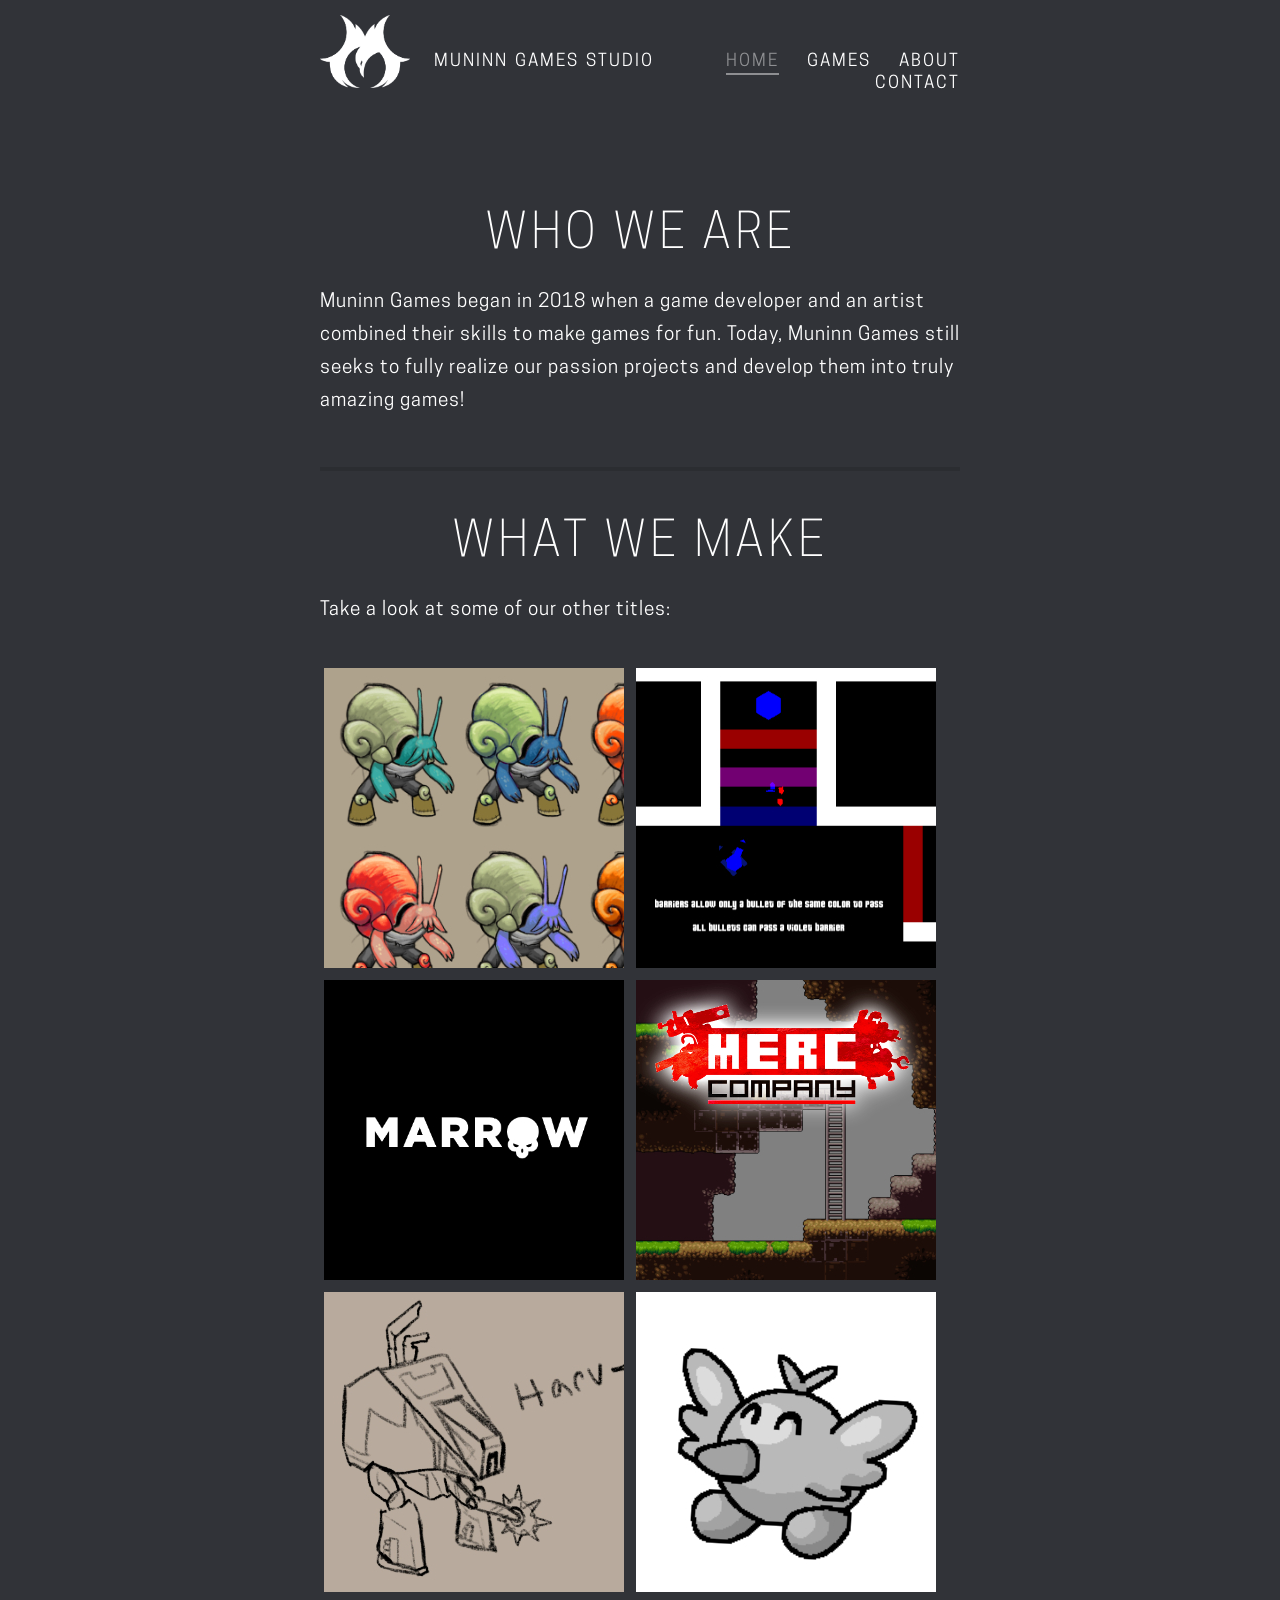
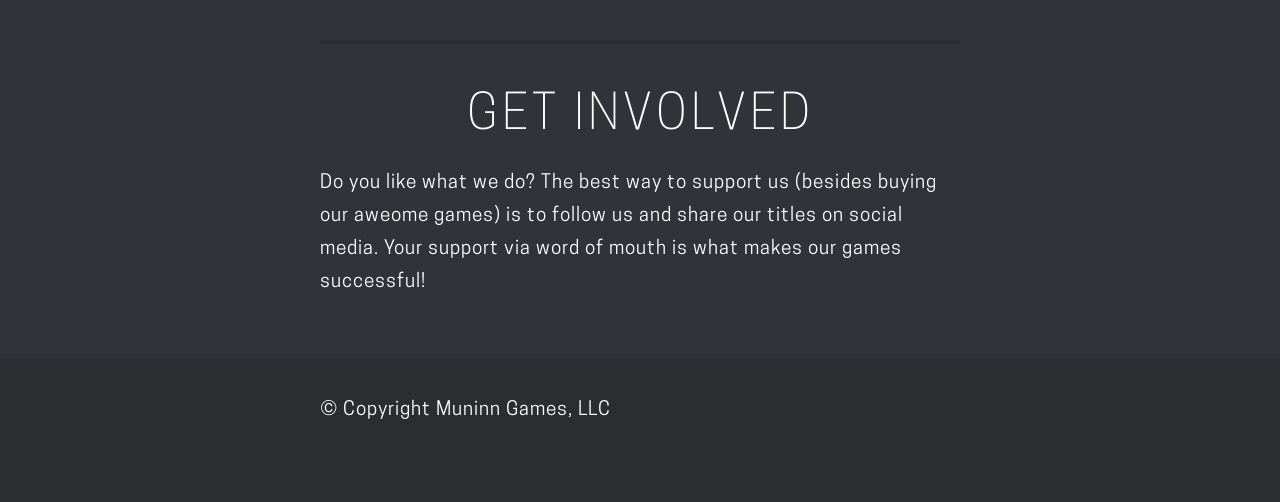
<file: index.html>
<html>

    <heading>
        <title>Munnin Games</title>
        <link rel="stylesheet" type="text/css" href="stylesheet.css">
        <meta charset="utf-8">
    <heading>

    <body>
        <main>
            <nav>
                <div class="nav_muninn-logo">
                    <img style="width:90px;" src="img/logos/Muninn_White_2019.png" class="no-border">
                </div>

                <div class="nav_logomark">
                    <a href="#">MUNINN GAMES STUDIO</a>
                </div>

                <div class="nav_links">
                    <a href="index.html" class="nav_links-here">HOME</a>
                    <a href="games.html">GAMES</a>
                    <a href="about.html">ABOUT</a>
                    <a href="contact.html">CONTACT</a>
                </div>
            </nav>

            <!-- END OF NEVIGATION -->

            <section>
                <h1>WHO WE ARE</h1>
                <p>Muninn Games began in 2018 when a game developer and an artist combined their skills to make games for fun. Today, Muninn Games still seeks to fully realize our passion projects and develop them into truly amazing games!</p>
            </section>

            <hr>

            <section>
                <h1>WHAT WE MAKE</h1>
                <p>Take a look at some of our other titles: </p>

                <div class="grid-games">
                    <a href="./our-games/escargo.html"><img style="width:300px;height:300px;" src="img/grid-games/escargo.jpg" class="no-class"></a>

                    <a href="https://muninngames.itch.io/hexitanks"><img style="width:300px;height:300px;" src="img/grid-games/hexitanks.jpg" class="no-class"></a>

                    <a href="#"><img style="width:300px;height:300px;" src="img/grid-games/marrow.jpg" class="no-class"></a>

                    <a href="./our-games/merc-company.html"><img style="width:300px;height:300px;" src="img/grid-games/merc-company.jpg" class="no-class"></a>

                    <a href="./our-games/scrounged.html"><img style="width:300px;height:300px;" src="img/grid-games/scrounged.jpg" class="no-class"></a>

                    <a href="#"><img style="width:300px;height:300px;" src="img/grid-games/unkooped.jpg" class="no-class"></a>
                </div>
            </section>

            <hr>

            <section>
                <h1>GET INVOLVED</h1>
                <p>Do you like what we do? The best way to support us (besides buying our aweome games) is to follow us and share our titles on social media. Your support via word of mouth is what makes our games successful!</p>
            </section>
        </main>

        <footer>
                <section>
                    <p>© Copyright Muninn Games, LLC</p>
                <section>
        </footer>

    </body>


</html>
</file>
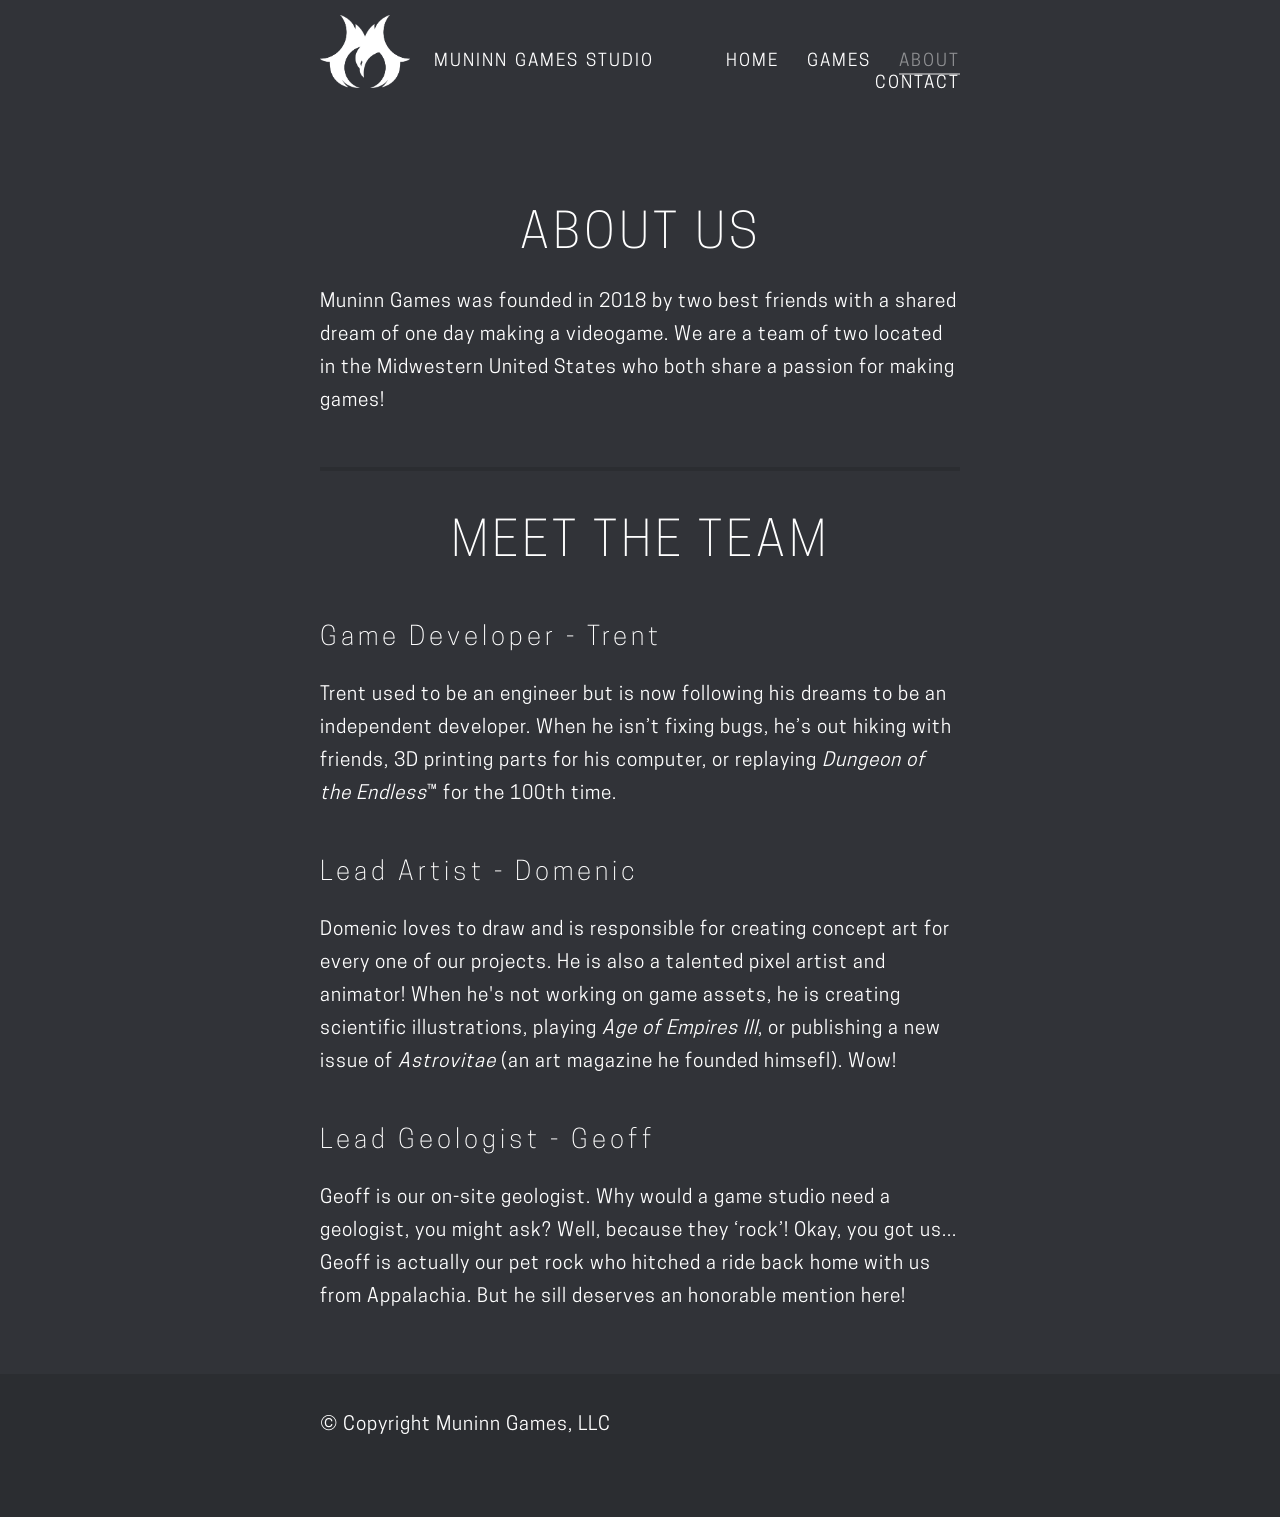
<file: about.html>
<html>

    <heading>
        <title>Munnin Games</title>
        <link rel="stylesheet" type="text/css" href="stylesheet.css">
        <meta charset="utf-8">
    <heading>

    <body>
        <main>
            <nav>
                <div class="nav_muninn-logo">
                    <img style="width:90px;" src="img/logos/Muninn_White_2019.png" class="no-border">
                </div>

                <div class="nav_logomark">
                    <a href="#">MUNINN GAMES STUDIO</a>
                </div>

                <div class="nav_links">
                    <a href="index.html">HOME</a>
                    <a href="games.html">GAMES</a>
                    <a href="about.html" class="nav_links-here">ABOUT</a>
                    <a href="contact.html">CONTACT</a>
                </div>
            </nav>

            <!-- END OF NEVIGATION -->

            <section>
                <h1>ABOUT US</h1>
                <p>Muninn Games was founded in 2018 by two best friends with a shared dream of one day making a videogame. We are a team of two located in the Midwestern United States who both share a passion for making games!</p>
            </section>

            <hr>

            <section>
                <h1>MEET THE TEAM</h1>

                <div class="spacer"></div> <!-- adds space between elements -->

                <h2>Game Developer - Trent</h2>
                <p>Trent used to be an engineer but is now following his dreams to be an independent developer. When he isn’t fixing bugs, he’s out hiking with friends, 3D printing parts for his computer, or replaying <i>Dungeon of the Endless</i>™ for the 100th time.</p>

                <div class="spacer"></div> <!-- adds space between elements -->

                <h2>Lead Artist - Domenic</h2>
                <p>Domenic loves to draw and is responsible for creating concept art for every one of our projects. He is also a talented pixel artist and animator! When he's not working on game assets, he is creating scientific illustrations, playing <i>Age of Empires III</i>, or publishing a new issue of <i>Astrovitae</i> (an art magazine he founded himsefl). Wow!</p>

                <div class="spacer"></div> <!-- adds space between elements -->

                <h2>Lead Geologist - Geoff</h2>
                <p>Geoff is our on-site geologist. Why would a game studio need a geologist, you might ask? Well, because they ‘rock’! Okay, you got us... Geoff is actually our pet rock who hitched a ride back home with us from Appalachia. But he sill deserves an honorable mention here!</p>
            </section>
        </main>

    </body>

    <footer>
        <section>
            <p>© Copyright Muninn Games, LLC</p>
        <section>
    </footer>




</html>
</file>
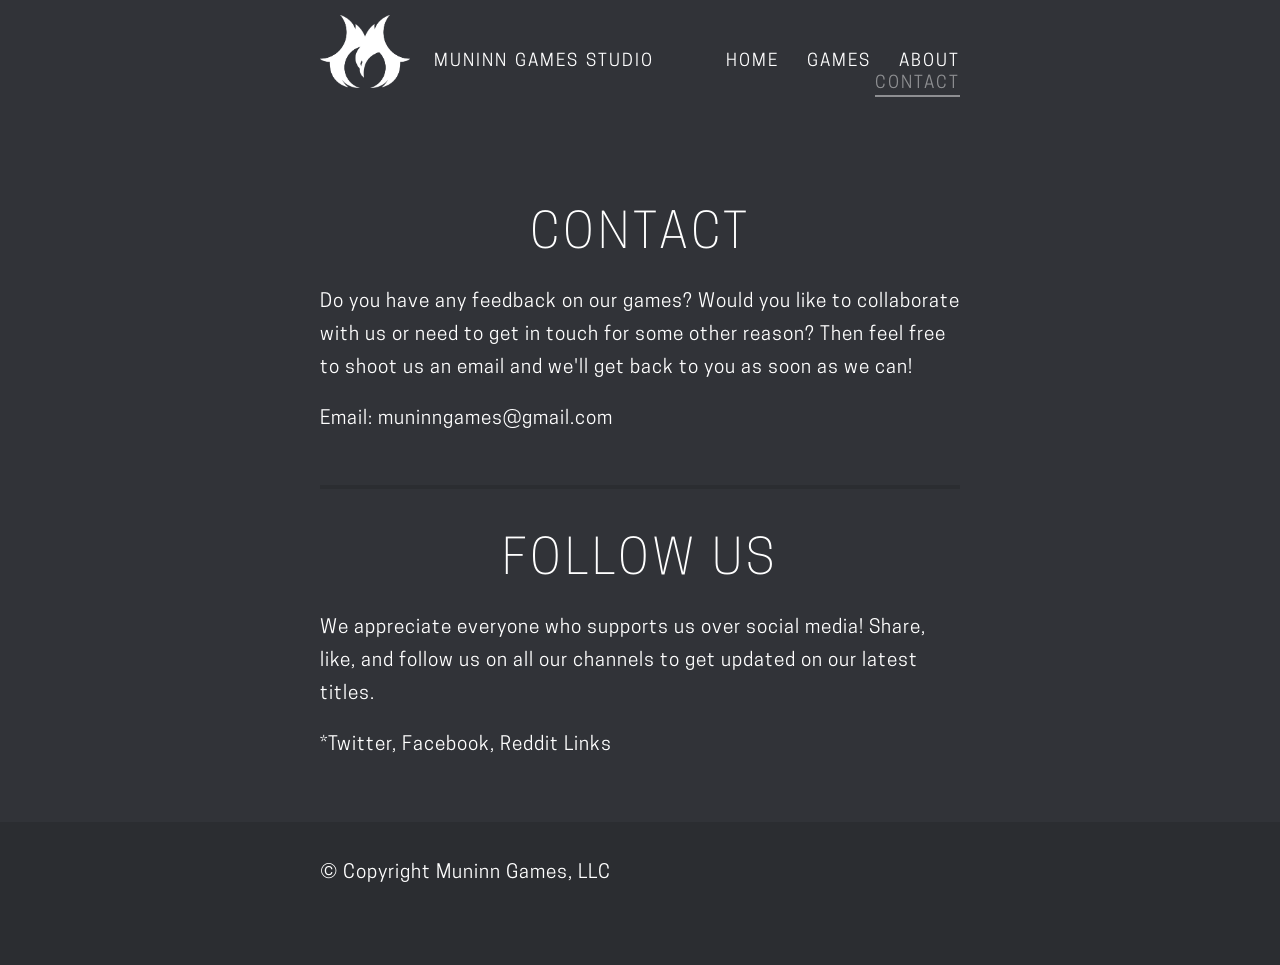
<file: contact.html>
<html>

    <heading>
        <title>Munnin Games</title>
        <link rel="stylesheet" type="text/css" href="stylesheet.css">
        <meta charset="utf-8">
    <heading>

    <body>
        <main>
            <nav>
                <div class="nav_muninn-logo">
                    <img style="width:90px;" src="img/logos/Muninn_White_2019.png" class="no-border">
                </div>

                <div class="nav_logomark">
                    <a href="#">MUNINN GAMES STUDIO</a>
                </div>

                <div class="nav_links">
                    <a href="index.html">HOME</a>
                    <a href="games.html">GAMES</a>
                    <a href="about.html">ABOUT</a>
                    <a href="contact.html" class="nav_links-here">CONTACT</a>
                </div>
            </nav>

            <!-- END OF NEVIGATION -->

            <section>
                <h1>CONTACT</h1>
                <p>Do you have any feedback on our games? Would you like to collaborate with us or need to get in touch for some other reason? Then feel free to shoot us an email and we'll get back to you as soon as we can!</p>
                <p>Email: muninngames@gmail.com</p>
            </section>

            <hr>

            <section>
                <h1>FOLLOW US</h1>
                <p>We appreciate everyone who supports us over social media! Share, like, and follow us on all our channels to get updated on our latest titles.</p>
                <p>*Twitter, Facebook, Reddit Links</p>
            </section>
        </main>

    </body>

    <footer>
        <section>
            <p>© Copyright Muninn Games, LLC</p>
        <section>
    </footer>




</html>
</file>
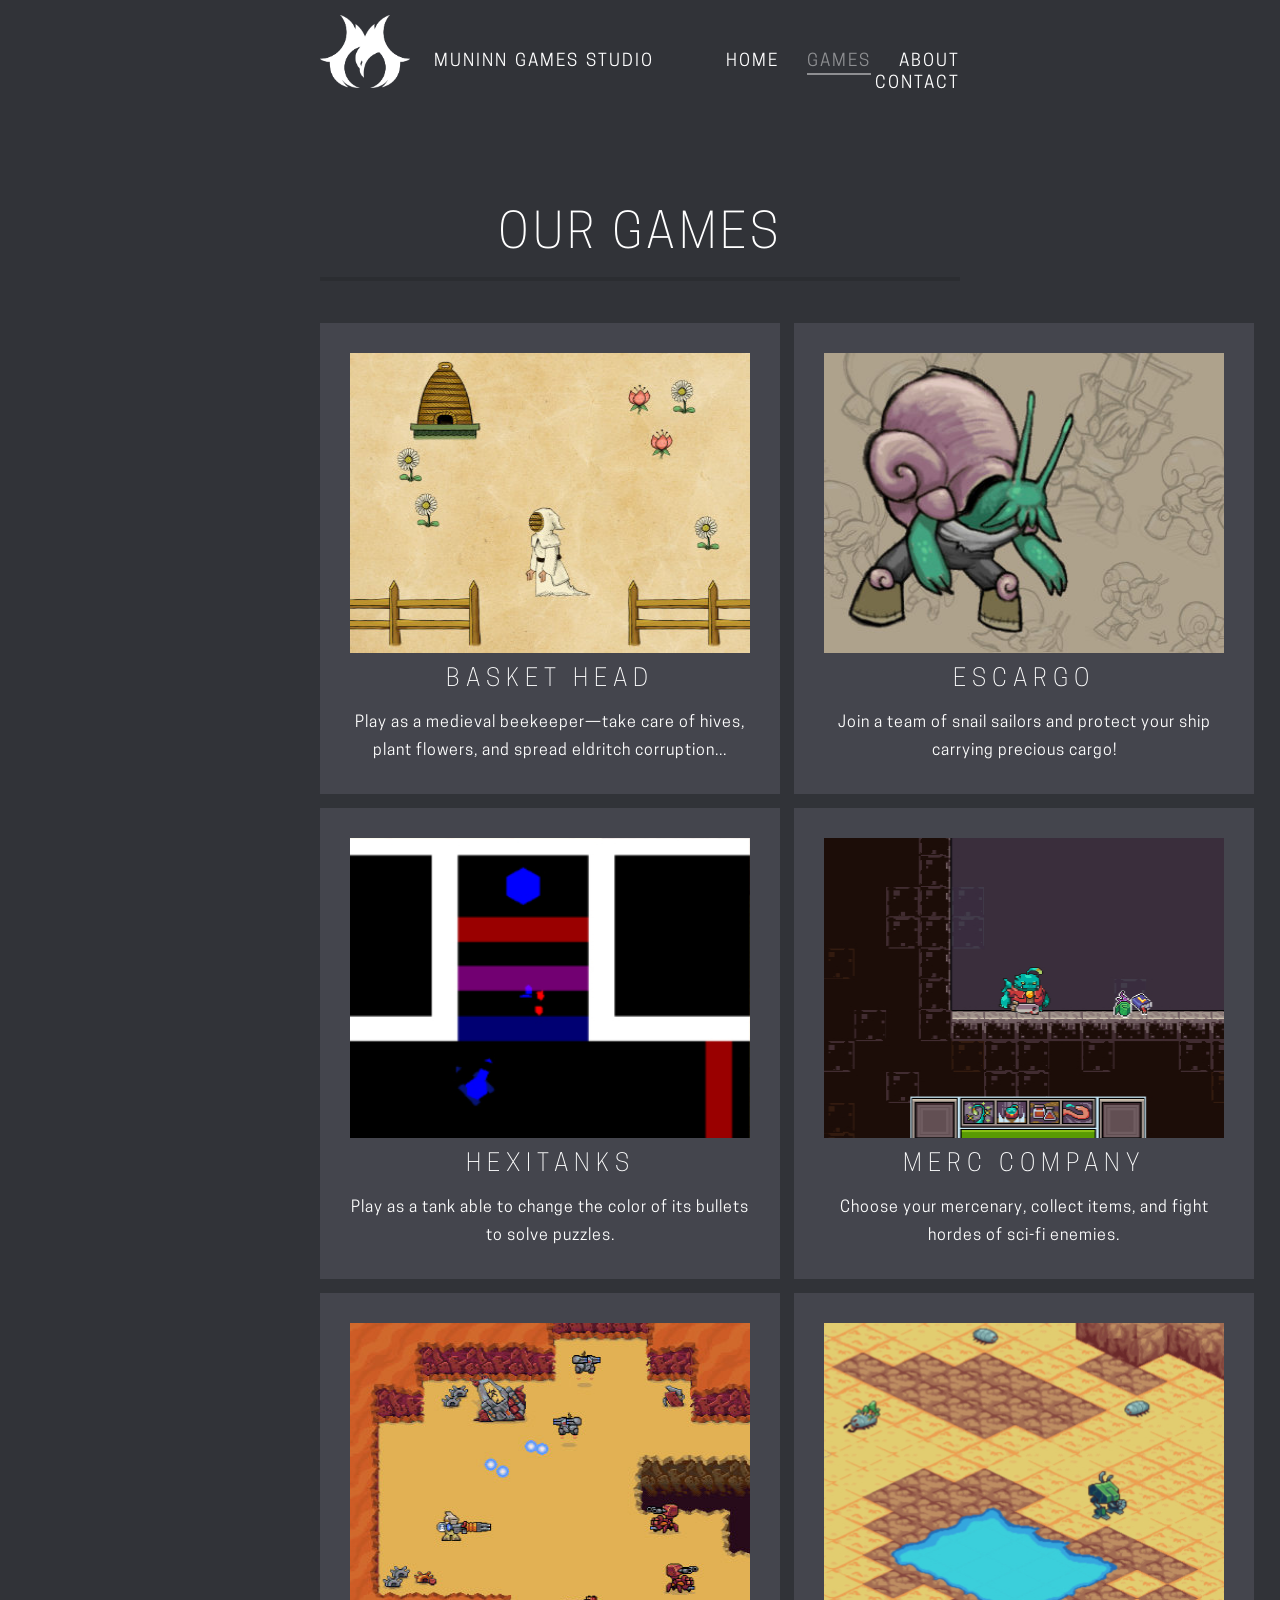
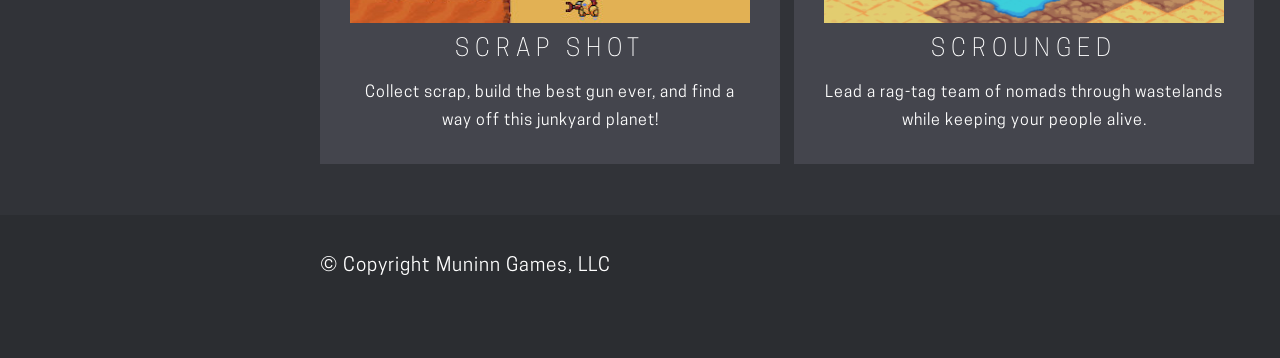
<file: games.html>
<html>

    <heading>
        <title>Munnin Games</title>
        <link rel="stylesheet" type="text/css" href="stylesheet.css">
        <meta charset="utf-8">
    <heading>

    <body>
        <main>
            <nav>
                <div class="nav_muninn-logo">
                    <img style="width:90px;" src="img/logos/Muninn_White_2019.png" class="no-border">
                </div>

                <div class="nav_logomark">
                    <a href="#">MUNINN GAMES STUDIO</a>
                </div>

                <div class="nav_links">
                    <a href="index.html">HOME</a>
                    <a href="games.html" class="nav_links-here">GAMES</a>
                    <a href="about.html">ABOUT</a>
                    <a href="contact.html">CONTACT</a>
                </div>
            </nav>

            <!-- END OF NEVIGATION -->

            <section>
                <h1>OUR GAMES</h1>
                <hr>
            </section>

            <section>
                <div class="grid-games-02">

                    <!-- Basket Head -->
                    <a href="./our-games/basket-head.html"><div class="game-box">
                        <img style="width:100%;height:300px;" src="img/game-box/basket-head.jpg">
                        <h2>BASKET HEAD</h2>
                        <p>Play as a medieval beekeeper—take care of hives, plant flowers, and spread eldritch corruption...</p>
                    </div></a>

                    <!-- EsCargo -->
                    <a href="./our-games/escargo.html"><div class="game-box">
                        <img style="width:100%;height:300px;" src="img/game-box/escargo.jpg">
                        <h2>ESCARGO</h2>
                        <p>Join a team of snail sailors and protect your ship carrying precious cargo!</p>
                    </div></a>

                    <!-- Hexitanks -->
                    <a href="https://muninngames.itch.io/hexitanks"><div class="game-box">
                        <img style="width:100%;height:300px;" src="img/game-box/hexitanks.jpg">
                        <h2>HEXITANKS</h2>
                        <p>Play as a tank able to change the color of its bullets to solve puzzles.</p>
                    </div></a>

                    <!-- Marrow 
                    <a href="#"><div class="game-box">
                        <img style="width:100%;height:300px;" src="img/grid-games/marrow.jpg">
                        <h2>MARROW</h2>
                        <p>Play as the undead exploring haunted catacombs to discover how you died in your past life.</p>
                    </div></a> 
                    -->

                    <!-- Merc Company -->
                    <a href="./our-games/merc-company.html"><div class="game-box">
                        <img style="width:100%;height:300px;" src="img/game-box/merc-company.jpg">
                        <h2>MERC COMPANY</h2>
                        <p>Choose your mercenary, collect items, and fight hordes of sci-fi enemies.</p>
                    </div></a>

                    <!-- Scrap Shot -->
                    <a href="./our-games/scrap-shot.html"><div class="game-box">
                        <img style="width:100%;height:300px;" src="img/game-box/scrap-shot.jpg">
                        <h2>SCRAP SHOT</h2>
                        <p>Collect scrap, build the best gun ever, and find a way off this junkyard planet!</p>
                    </div></a>

                    <!-- Scrounged -->
                    <a href="./our-games/scrounged.html"><div class="game-box">
                        <img style="width:100%;height:300px;" src="img/game-box/scrounged.jpg">
                        <h2>SCROUNGED</h2>
                        <p>Lead a rag-tag team of nomads through wastelands while keeping your people alive.</p>
                    </div></a>

                    <!-- Unkooped 
                    <a href=""><div class="game-box">
                        <img style="width:100%;height:300px;" src="img/grid-games/unkooped.jpg">
                        <h2>UNKOOPED</h2>
                        <p>Throw eggs, solve puzzles, and climb to new heights as a rooster looking or his family.</p>
                    </div></a>
                    -->
                </div>
            </section>
        </main>


    </body>

    <footer>
        <section>
            <p>© Copyright Muninn Games, LLC</p>
        <section>
    </footer>




</html>
</file>
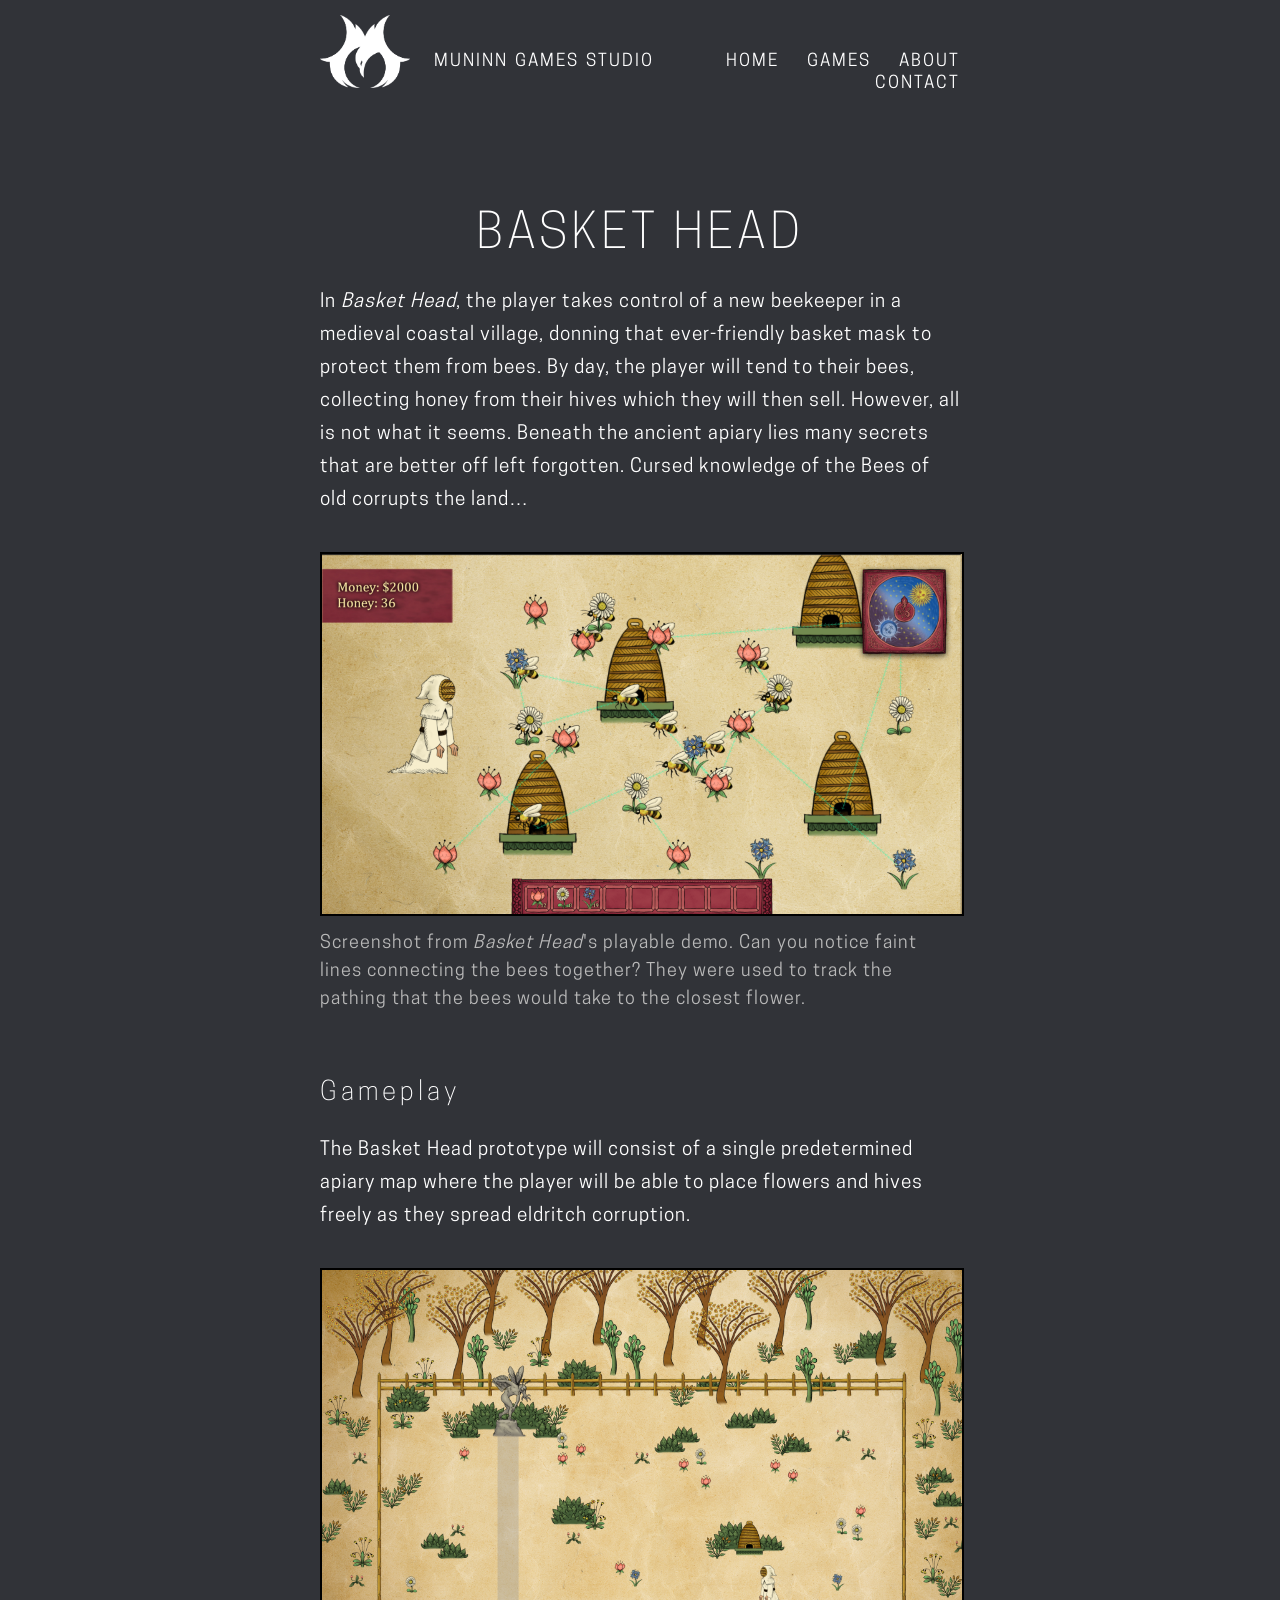
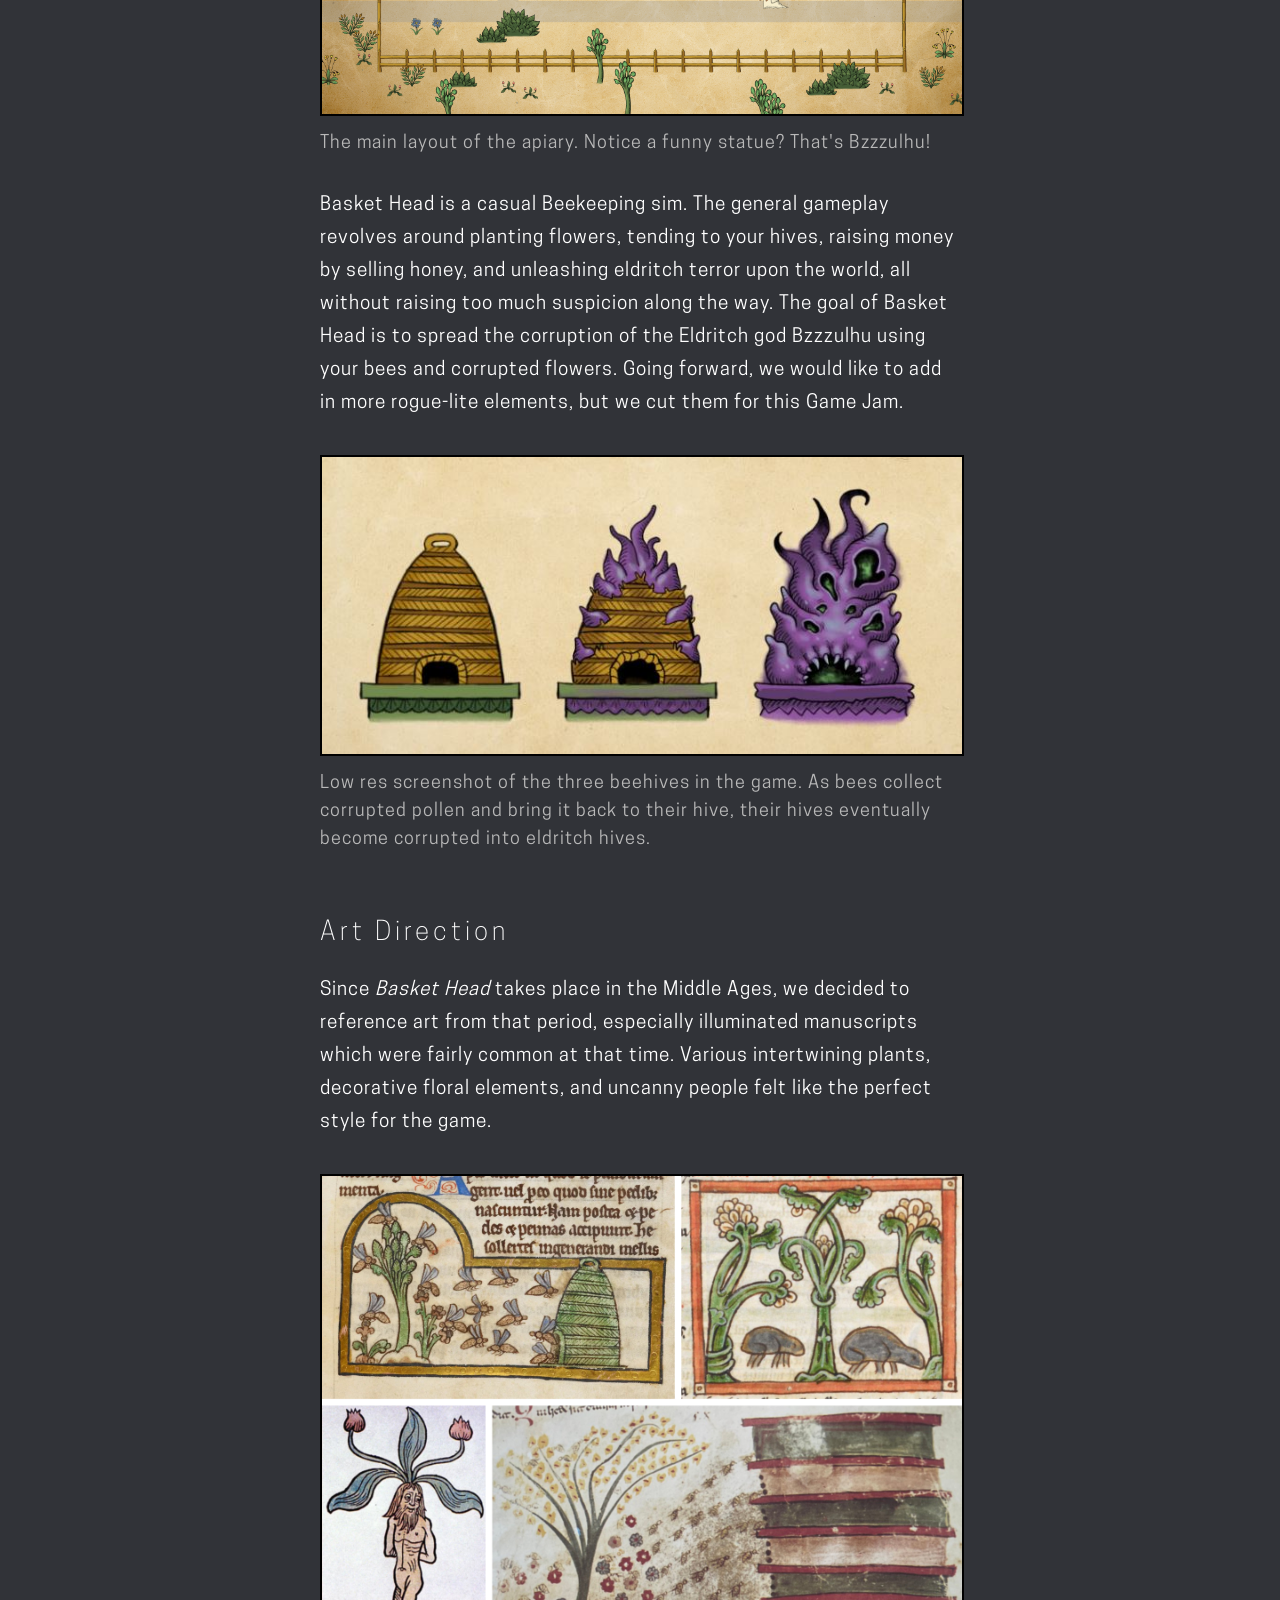
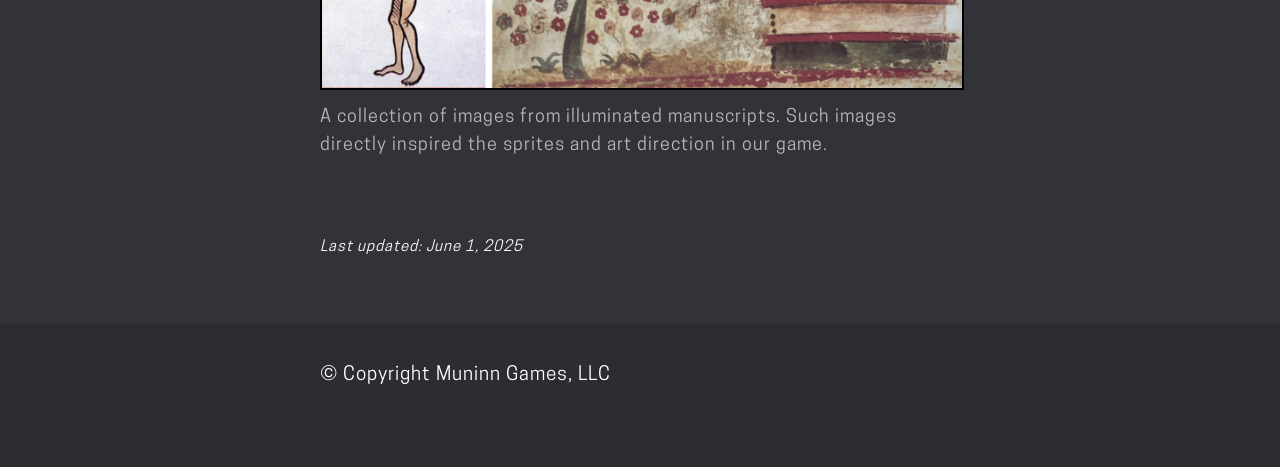
<file: our-games/basket-head.html>
<html>

    <heading>
        <title>Munnin Games</title>
        <link rel="stylesheet" type="text/css" href="../stylesheet.css">
        <meta charset="utf-8">
    <heading>

    <body>
        <main>
            <nav>
                <div class="nav_muninn-logo">
                    <img style="width:90px;" src="../img/logos/Muninn_White_2019.png" class="no-border">
                </div>

                <div class="nav_logomark">
                    <a href="#">MUNINN GAMES STUDIO</a>
                </div>

                <div class="nav_links">
                    <a href="../index.html">HOME</a>
                    <a href="../games.html">GAMES</a>
                    <a href="../about.html">ABOUT</a>
                    <a href="../contact.html">CONTACT</a>
                </div>
            </nav>

            <!-- END OF NEVIGATION -->

            <section>
                <h1>BASKET HEAD</h1>
                <p>In <i>Basket Head</i>, the player takes control of a new beekeeper in a medieval
                coastal village, donning that ever-friendly basket mask to protect them from
                bees. By day, the player will tend to their bees, collecting honey from their
                hives which they will then sell. However, all is not what it seems. Beneath the
                ancient apiary lies many secrets that are better off left forgotten. Cursed
                knowledge of the Bees of old corrupts the land…</p>

                <div class="center-box">
                    <img src="../img/games/basket-head/basket-head_screenshot.jpg">
                    <figcaption>Screenshot from <i>Basket Head</i>'s playable demo. Can you notice faint lines connecting the bees together? They were used to track the pathing that the bees would take to the closest flower.</figcaption>
                </div>
            </section>

            <section>
                <h2>Gameplay</h2>
                <p>The Basket Head prototype will consist of a single predetermined apiary map
                    where the player will be able to place flowers and hives freely as they spread
                    eldritch corruption.</p>

                <div class="center-box">
                    <img src="../img/games/basket-head/basket-head_map.jpg">
                    <figcaption>The main layout of the apiary. Notice a funny statue? That's Bzzzulhu!</figcaption>
                </div>

                <p>Basket Head is a casual Beekeeping sim. The general gameplay revolves
                    around planting flowers, tending to your hives, raising money by selling honey,
                    and unleashing eldritch terror upon the world, all without raising too much
                    suspicion along the way. The goal of Basket Head is to spread the corruption of
                    the Eldritch god Bzzzulhu using your bees and corrupted flowers.
                    Going forward, we would like to add in more rogue-lite elements, but we cut
                    them for this Game Jam.</p>

                <div class="center-box">
                    <img src="../img/games/basket-head/basket-head_beehives.JPG">
                    <figcaption>Low res screenshot of the three beehives in the game. As bees collect corrupted pollen and bring it back to their hive, their hives eventually become corrupted into eldritch hives.</figcaption>
                </div>
            </section>

            <section>
                <h2>Art Direction</h2>
                <p>Since <i>Basket Head</i> takes place in the Middle Ages, we decided to reference art
                from that period, especially illuminated manuscripts which were fairly
                common at that time. Various intertwining plants, decorative floral elements,
                and uncanny people felt like the perfect style for the game.</p>

                <div class="center-box">
                    <img src="../img/games/basket-head/basket-head_image-reference.jpg">
                    <figcaption>A collection of images from illuminated manuscripts. Such images directly inspired the sprites and art direction in our game.</figcaption>
                </div>
            </section>

            <p class="update"><i>Last updated: June 1, 2025</i></p>
        </main>

    </body>

    <footer>
        <section>
            <p>© Copyright Muninn Games, LLC</p>
        <section>
    </footer>




</html>
</file>
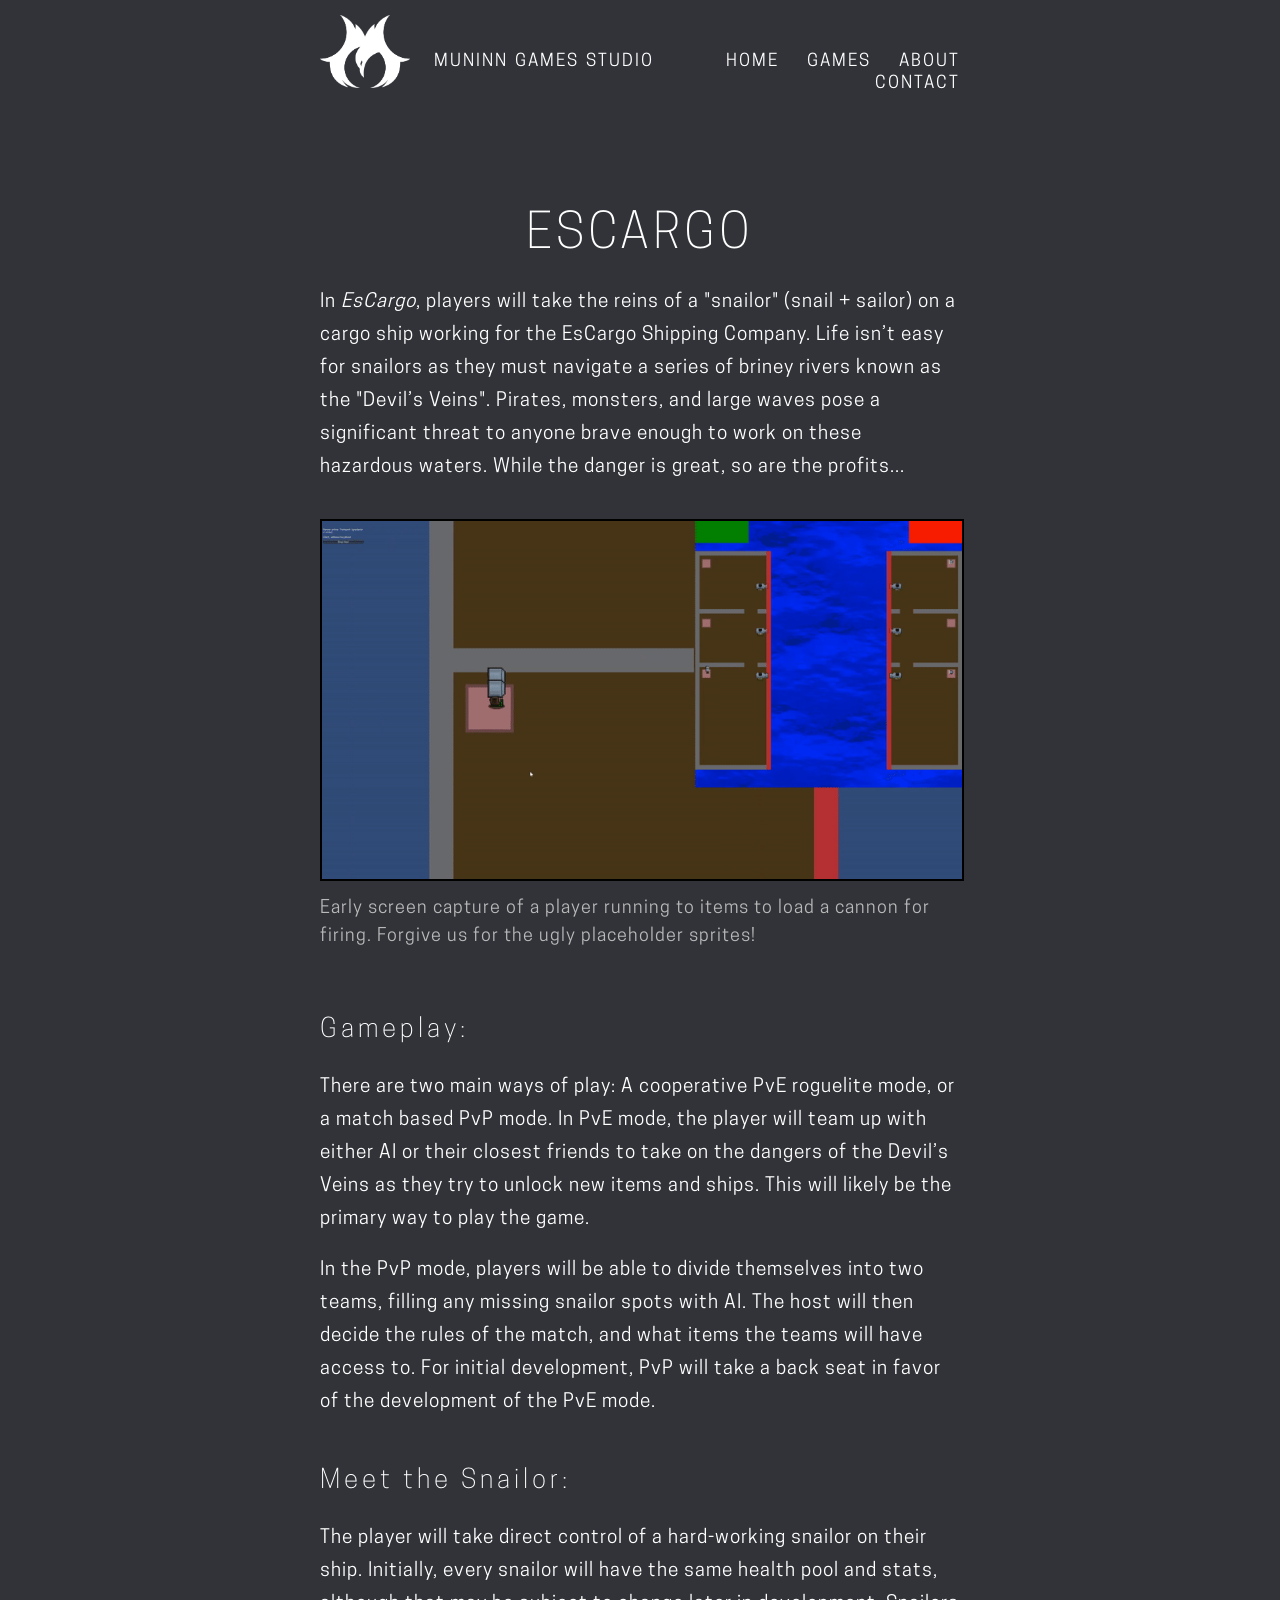
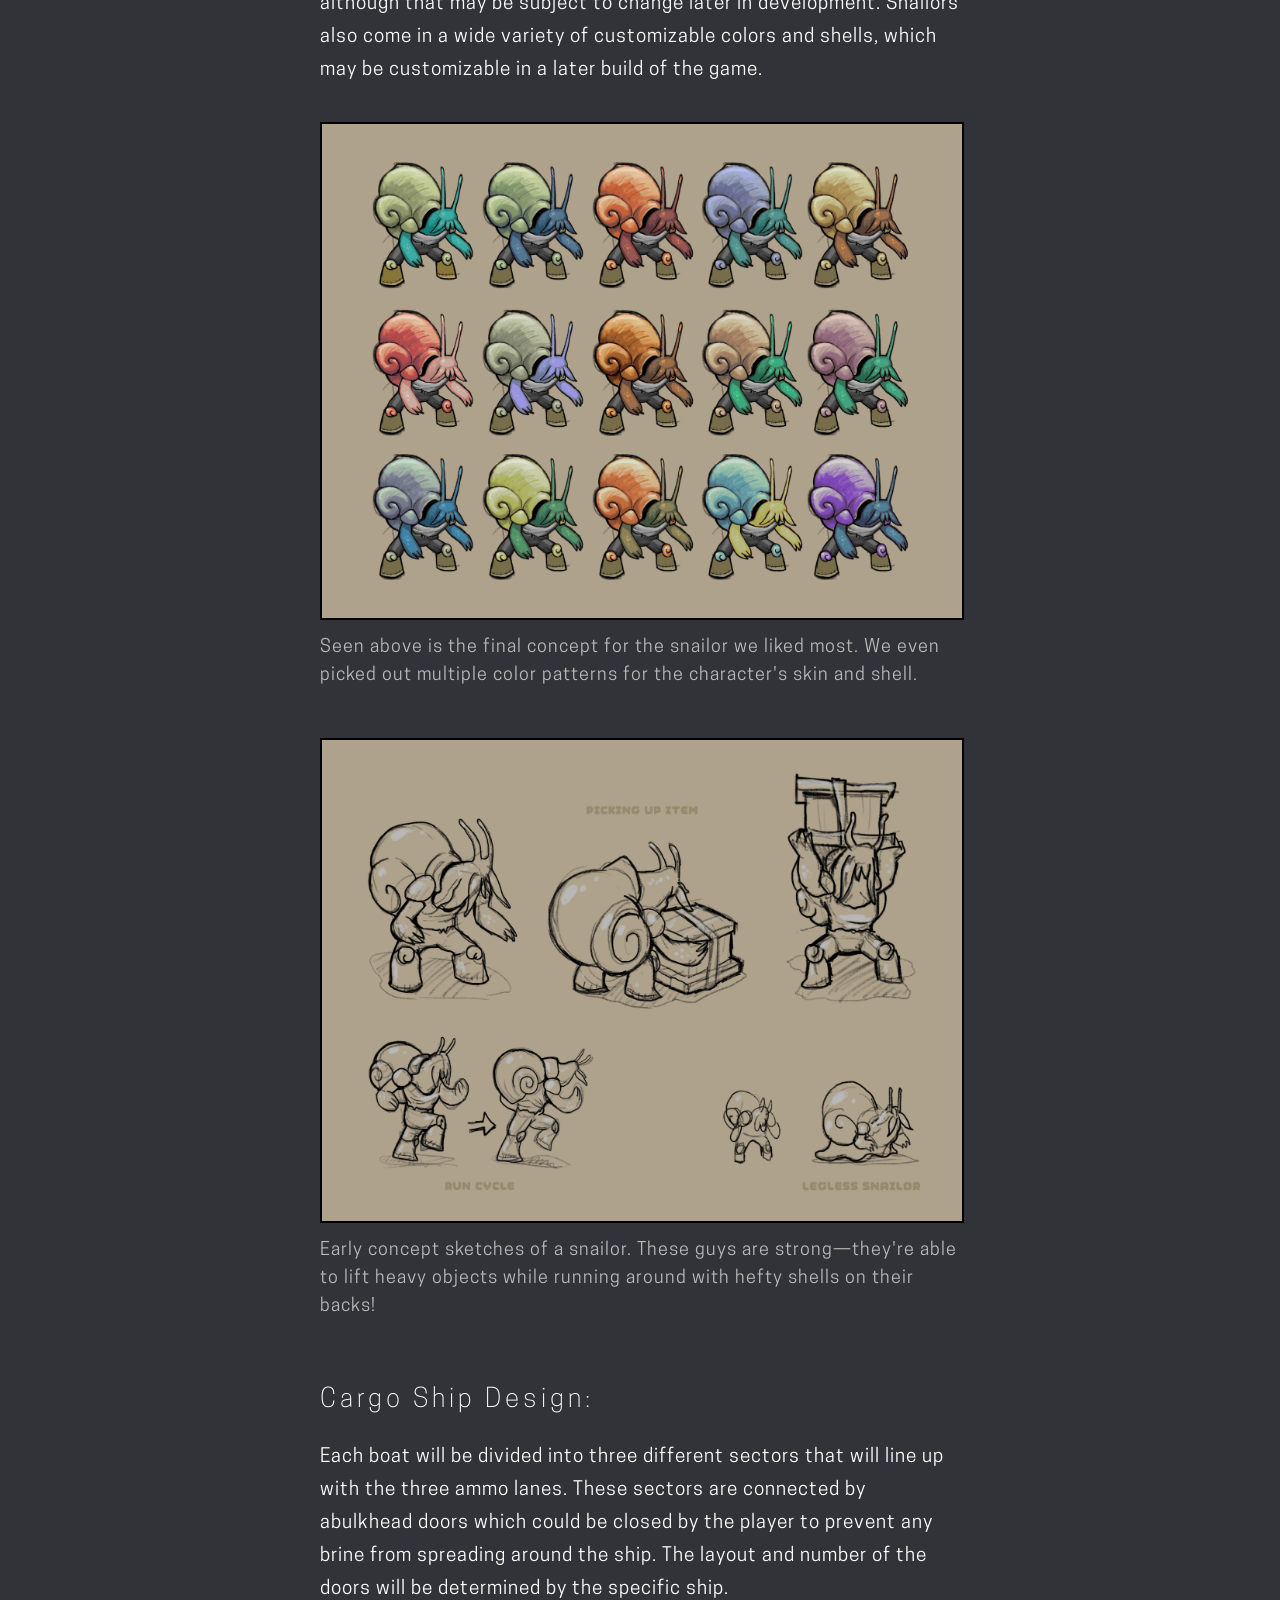
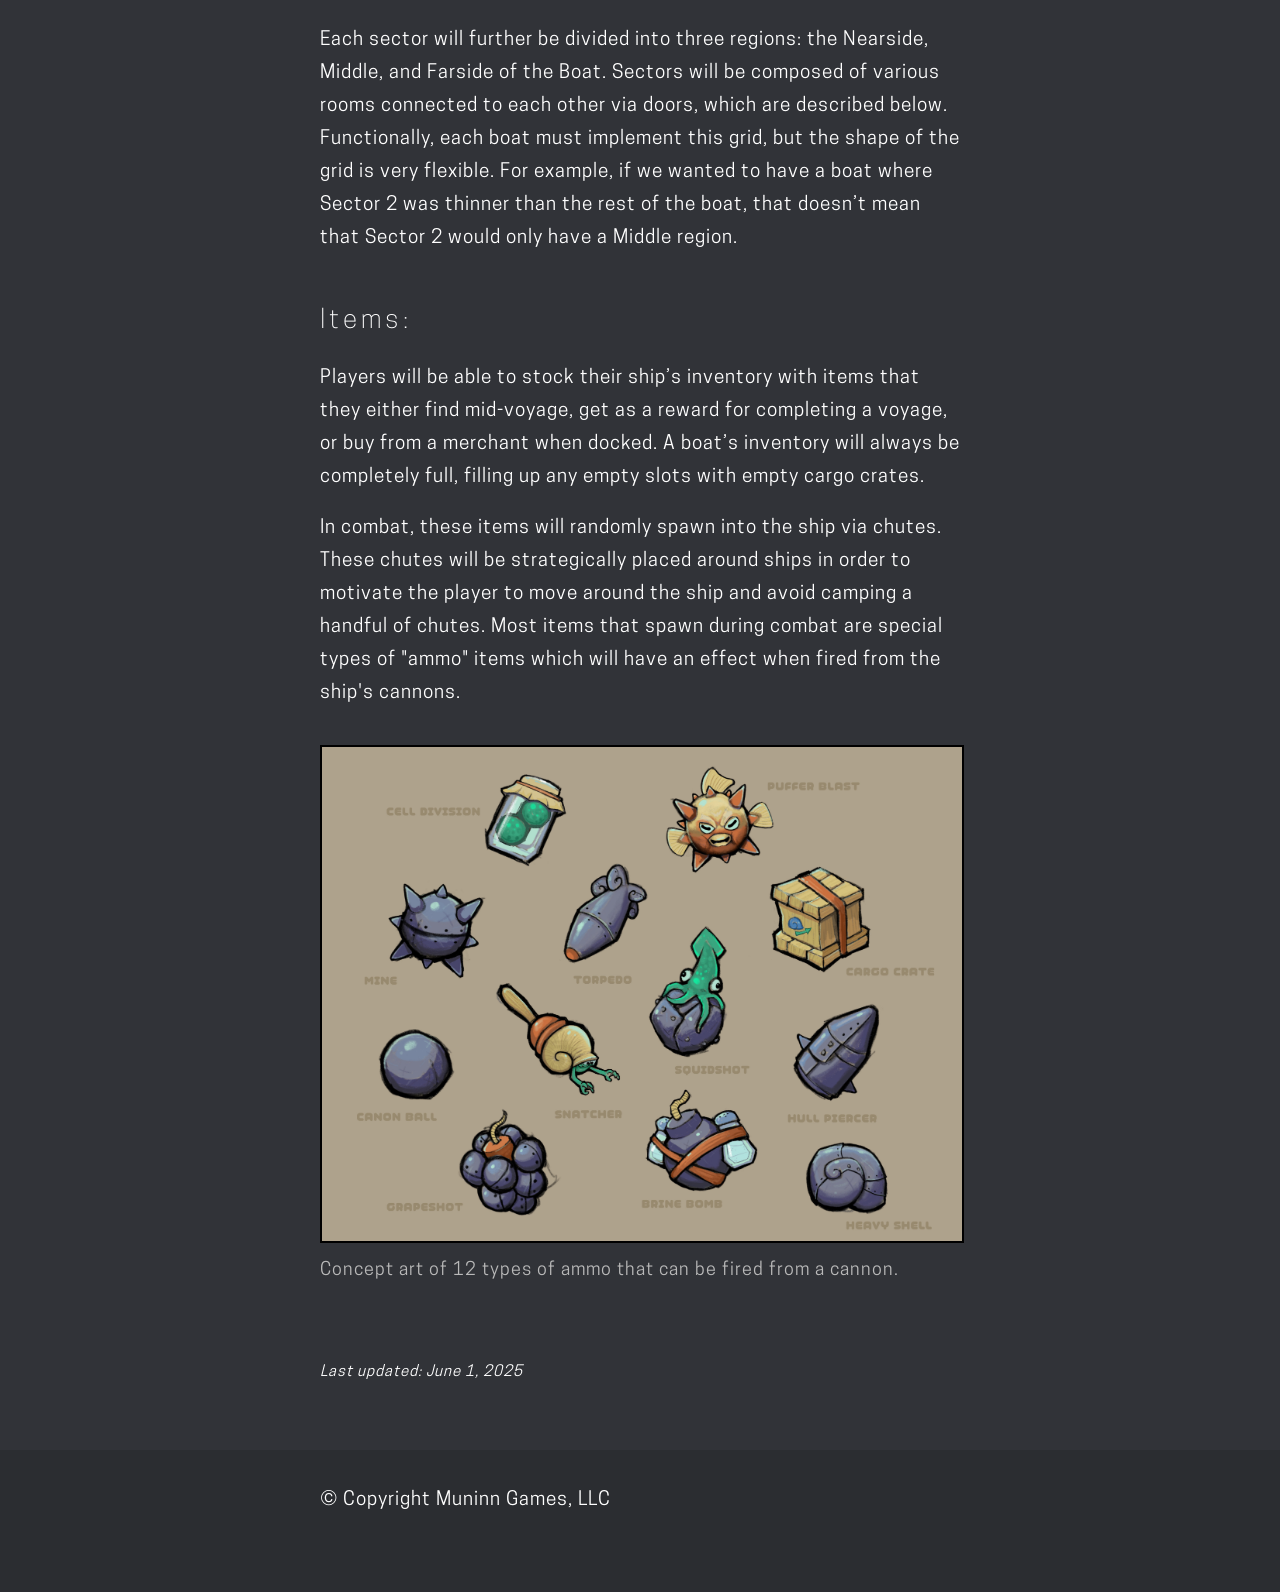
<file: our-games/escargo.html>
<html>

    <heading>
        <title>Munnin Games</title>
        <link rel="stylesheet" type="text/css" href="../stylesheet.css">
        <meta charset="utf-8">
    <heading>

    <body>
        <main>
            <nav>
                <div class="nav_muninn-logo">
                    <img style="width:90px;" src="../img/logos/Muninn_White_2019.png" class="no-border">
                </div>

                <div class="nav_logomark">
                    <a href="#">MUNINN GAMES STUDIO</a>
                </div>

                <div class="nav_links">
                    <a href="../index.html">HOME</a>
                    <a href="../games.html">GAMES</a>
                    <a href="../about.html">ABOUT</a>
                    <a href="../contact.html">CONTACT</a>
                </div>
            </nav>

            <!-- END OF NEVIGATION -->

            <section>
                <h1>ESCARGO</h1>
                <p>In <i>EsCargo</i>, players will take the reins of a "snailor" (snail + sailor) on a cargo ship working for the EsCargo Shipping Company. Life isn’t easy for snailors as they must navigate a series of briney rivers known as the "Devil’s Veins". Pirates, monsters, and large waves pose a significant threat to anyone brave enough to work on these hazardous waters. While the danger is great, so are the profits...
                </p>

                <div class="center-box">
                    <img src="../img/games/escargo/escargo_early-playtest.gif">
                    <figcaption>Early screen capture of a player running to items to load a cannon for firing. Forgive us for the ugly placeholder sprites!</figcaption>
                </div>
            </section>

            <section>
                <h2>Gameplay:</h2>
                <p>There are two main ways of play: A cooperative PvE roguelite mode, or a match based PvP mode. In PvE mode, the player will team up with either AI or their closest friends to take on the dangers of the Devil’s Veins as they try to unlock new items and ships. This will likely be the primary way to play the game.</p>
                
                <p>In the PvP mode, players will be able to divide themselves into two teams, filling any missing snailor spots with AI. The host will then decide the rules of the match, and what items the teams will have access to. For initial development, PvP will take a back seat in favor of the development of the PvE mode.</p>

                <div class="spacer"></div> <!-- adds space between elements -->
                    
                <h2>Meet the Snailor:</h2>
                <p>The player will take direct control of a hard-working snailor on their ship. Initially, every snailor will have the same health pool and stats, although that may be subject to change later in development. Snailors also come in a wide variety of customizable colors and shells, which may be customizable in a later build of the game.
                </p>

                <div class="center-box">
                    <img src="../img/games/escargo/escargo_snailor-concept-art.png">
                    <figcaption>Seen above is the final concept for the snailor we liked most. We even picked out multiple color patterns for the character's skin and shell.</figcaption>
                </div>

                <div class="center-box">
                    <img src="../img/games/escargo/escargo_snailor-concept.jpg">
                    <figcaption>Early concept sketches of a snailor. These guys are strong—they're able to lift heavy objects while running around with hefty shells on their backs!</figcaption>
                </div>
            </section>

            <section>
                <h2>Cargo Ship Design:</h2>
                <p>Each boat will be divided into three different sectors that will line up with the three ammo lanes. These sectors are connected by abulkhead doors which could be closed by the player to prevent any brine from spreading around the ship. The layout and number of the doors will be determined by the specific ship.</p>

                <p>Each sector will further be divided into three regions: the Nearside, Middle, and Farside of the Boat. Sectors will be composed of various rooms connected to each other via doors, which are described below. Functionally, each boat must implement this grid, but the shape of the grid is very flexible. For example, if we wanted to have a boat where Sector 2 was thinner than the rest of the boat, that doesn’t mean that Sector 2 would only have a Middle region.</p>
            </section>

            <section>
                <h2>Items:</h2>
                <p>Players will be able to stock their ship’s inventory with items that they either find mid-voyage, get as a reward for completing a voyage, or buy from a merchant when docked. A boat’s inventory will always be completely full, filling up any empty slots with empty cargo crates.</p>

                <p>In combat, these items will randomly spawn into the ship via chutes. These chutes will be strategically placed around ships in order to motivate the player to move around the ship and avoid camping a handful of chutes. Most items that spawn during combat are special types of "ammo" items which will have an effect when fired from the ship's cannons.</p>

                <div class="center-box">
                    <img src="../img/games/escargo/escargo_item-concepts.jpg">
                    <figcaption>Concept art of 12 types of ammo that can be fired from a cannon.</figcaption>
                </div>
            </section>

            <p class="update"><i>Last updated: June 1, 2025</i></p>
        </main>

    </body>

    <footer>
        <section>
            <p>© Copyright Muninn Games, LLC</p>
        <section>
    </footer>




</html>
</file>
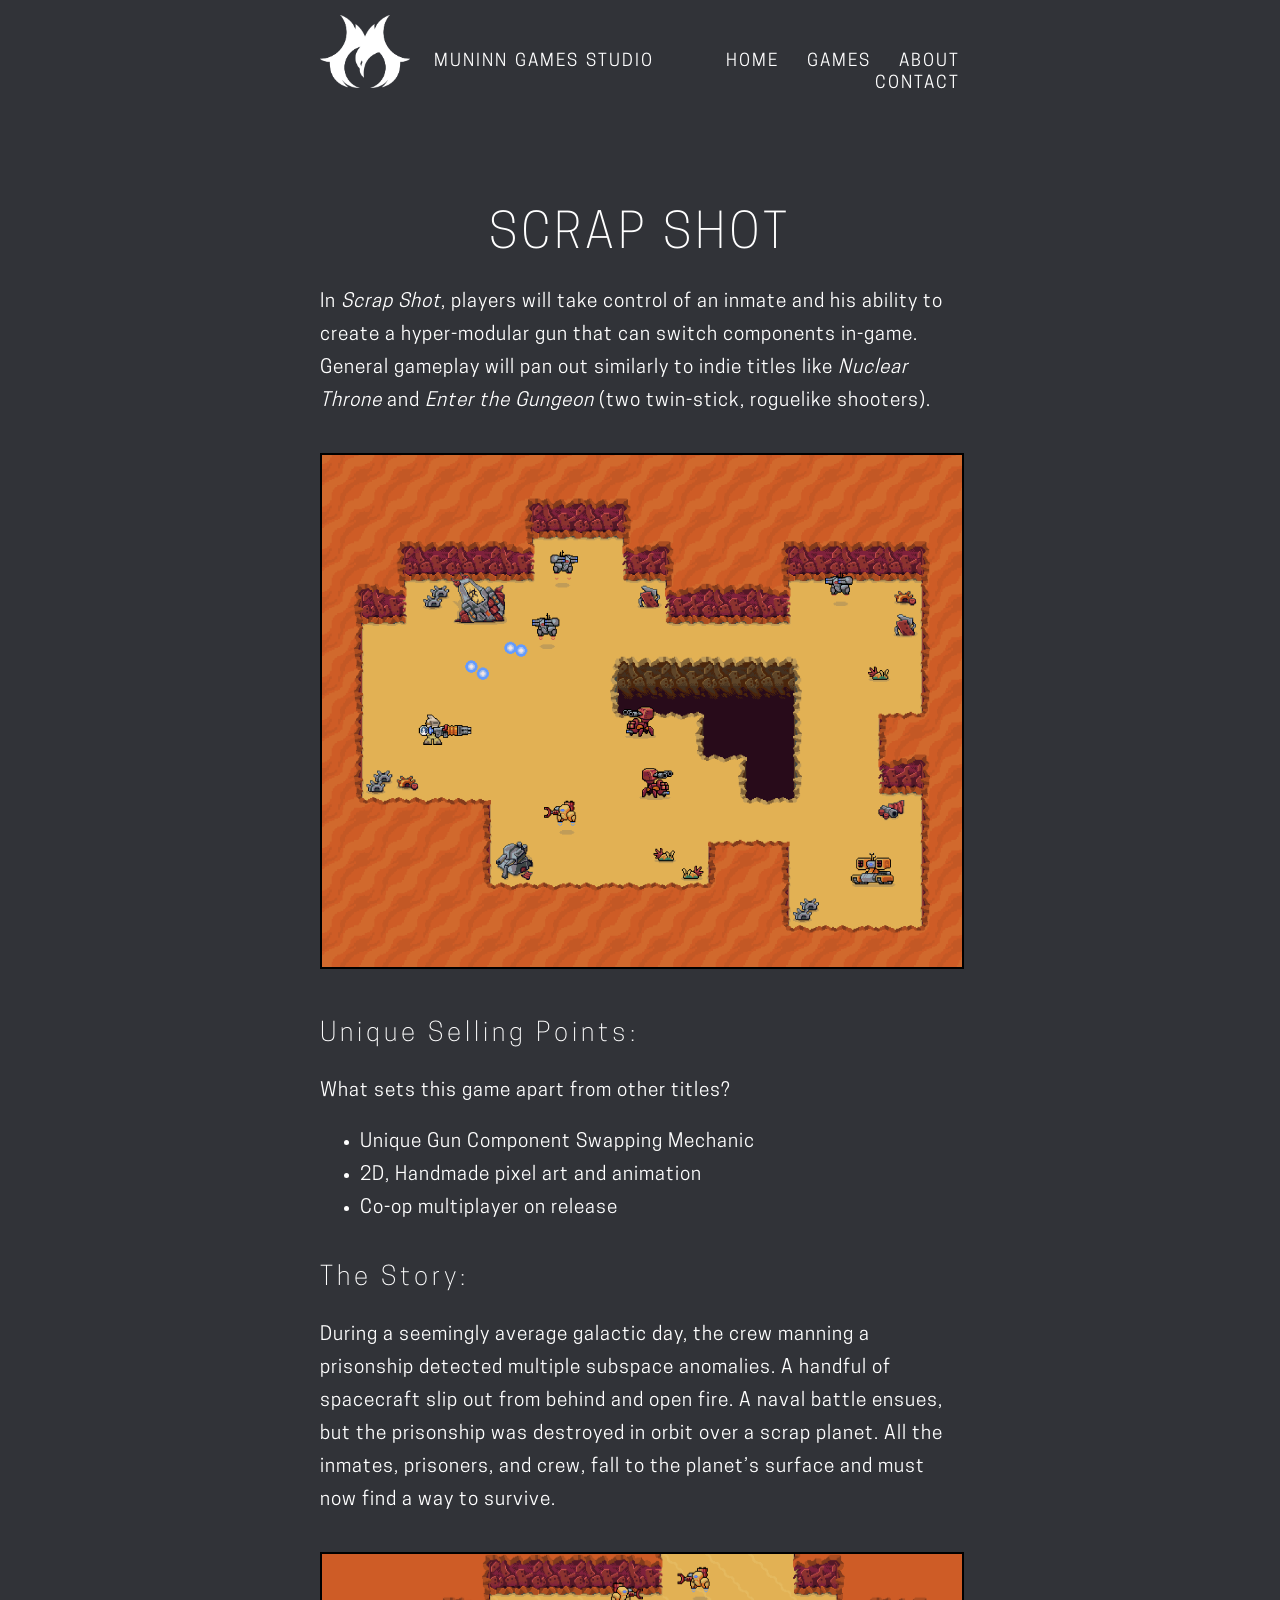
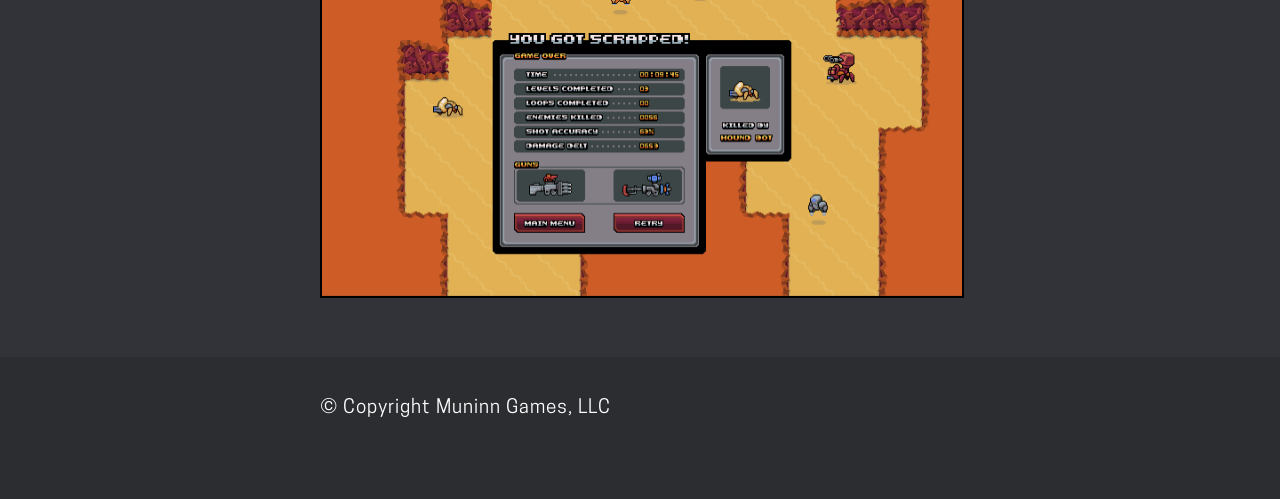
<file: our-games/scrap-shot.html>
<html>

    <heading>
        <title>Munnin Games</title>
        <link rel="stylesheet" type="text/css" href="../stylesheet.css">
        <meta charset="utf-8">
    <heading>

    <body>
        <main>
            <nav>
                <div class="nav_muninn-logo">
                    <img style="width:90px;" src="../img/logos/Muninn_White_2019.png" class="no-border">
                </div>

                <div class="nav_logomark">
                    <a href="#">MUNINN GAMES STUDIO</a>
                </div>

                <div class="nav_links">
                    <a href="../index.html">HOME</a>
                    <a href="../games.html">GAMES</a>
                    <a href="../about.html">ABOUT</a>
                    <a href="../contact.html">CONTACT</a>
                </div>
            </nav>

            <!-- END OF NEVIGATION -->

            <section>
                <h1>SCRAP SHOT</h1>
                <p>In <i>Scrap Shot</i>, players will take control of an inmate and his ability to create a hyper-modular gun that can switch components in-game. General gameplay will pan out similarly to indie titles like <i>Nuclear Throne</i> and <i>Enter the Gungeon</i> (two twin-stick, roguelike shooters). </p>

                <div class="center-box">
                    <img src="../img/games/scrap-shot/Scrap Shot Mock 6 - Level Design Test.png">
                </div>
            </section>

            <section>
                <h2>Unique Selling Points:</h2>
                <p>What sets this game apart from other titles?
                <ul>
                    <li>Unique Gun Component Swapping Mechanic</li>
                    <li>2D, Handmade pixel art and animation</li>
                    <li>Co-op multiplayer on release</li>
                </ul>

                <div class="spacer"></div> <!-- adds space between elements -->
                    
                <h2>The Story:</h2>
                <p>During a seemingly average galactic day, the crew manning a prisonship detected multiple subspace anomalies. A handful of spacecraft slip out from behind and open fire. A naval battle ensues, but the prisonship was destroyed in orbit over a scrap planet. All the inmates, prisoners, and crew, fall to the planet’s surface and must now find a way to survive.</p>

                <div class="center-box">
                    <img src="../img/games/scrap-shot/Death Screen Menu 3.png">
                </div>
                
            </section>
        </main>

    </body>

    <footer>
        <section>
            <p>© Copyright Muninn Games, LLC</p>
        <section>
    </footer>




</html>
</file>
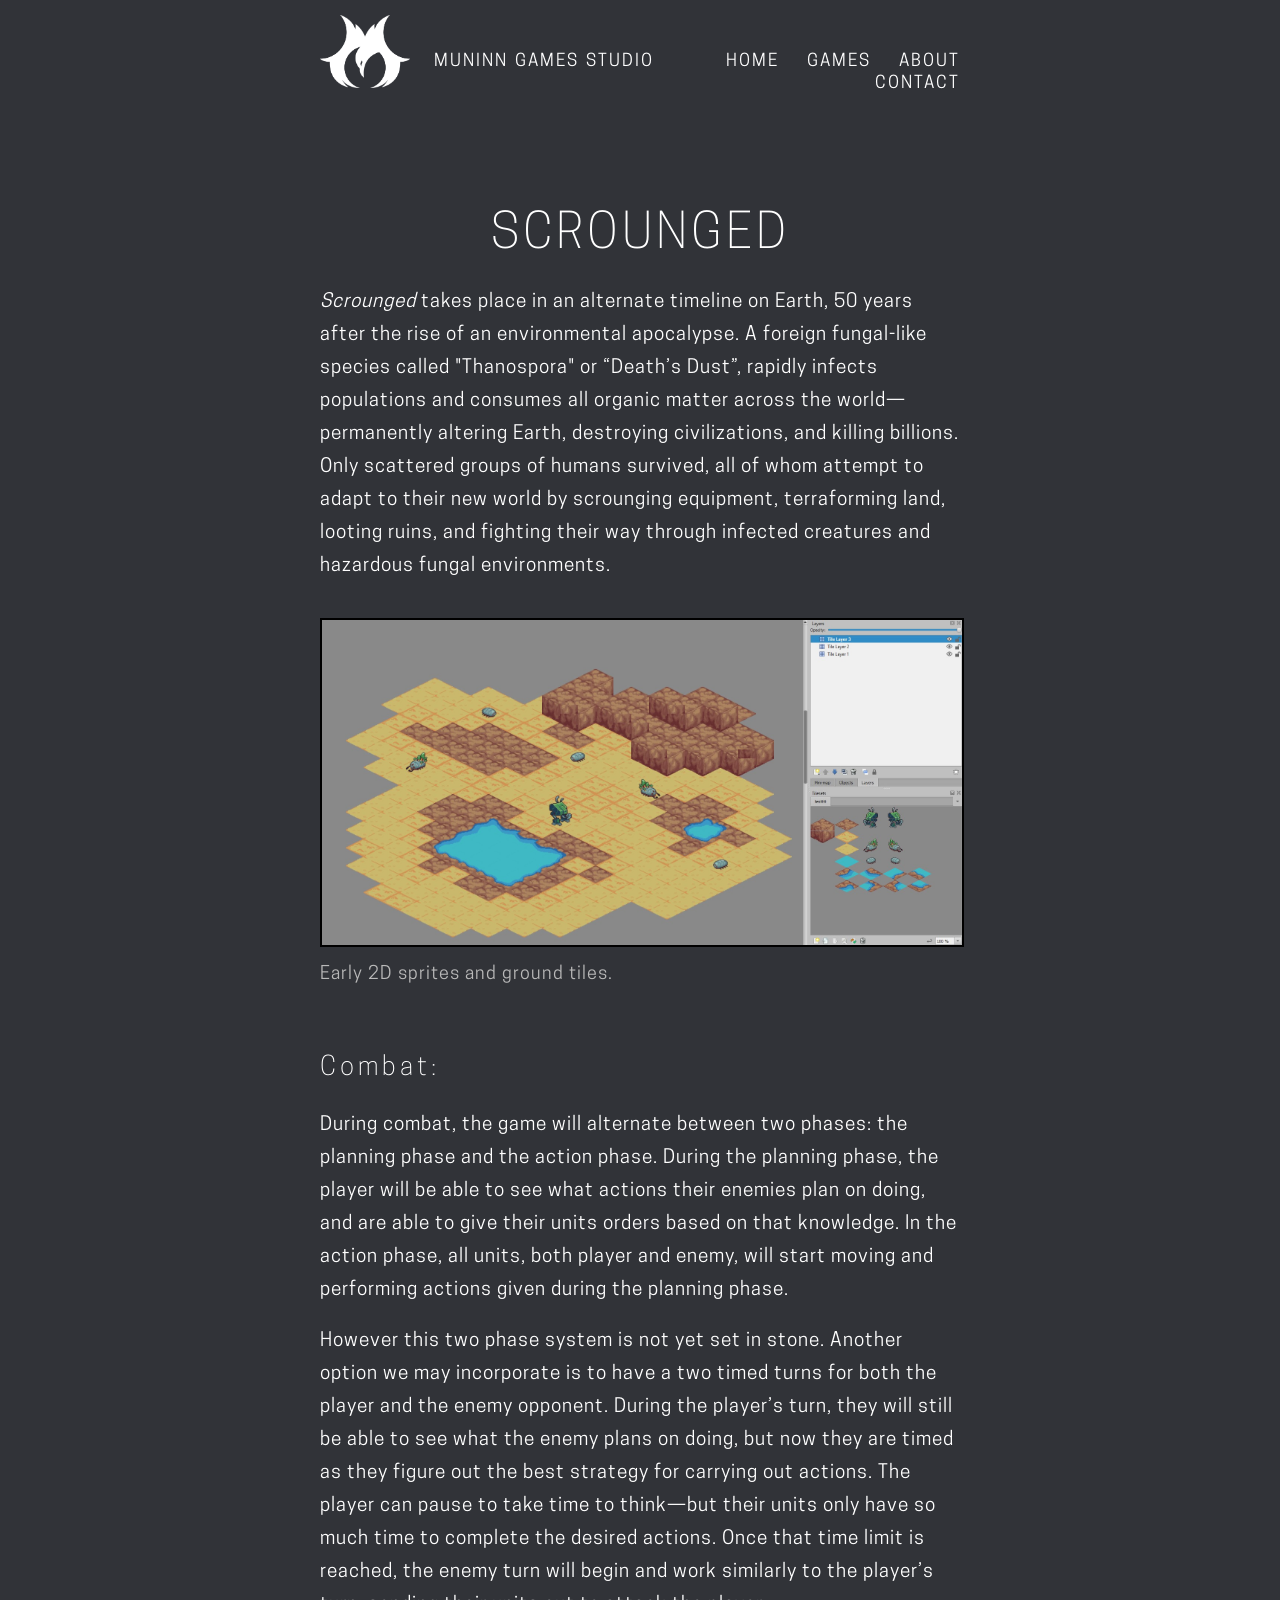
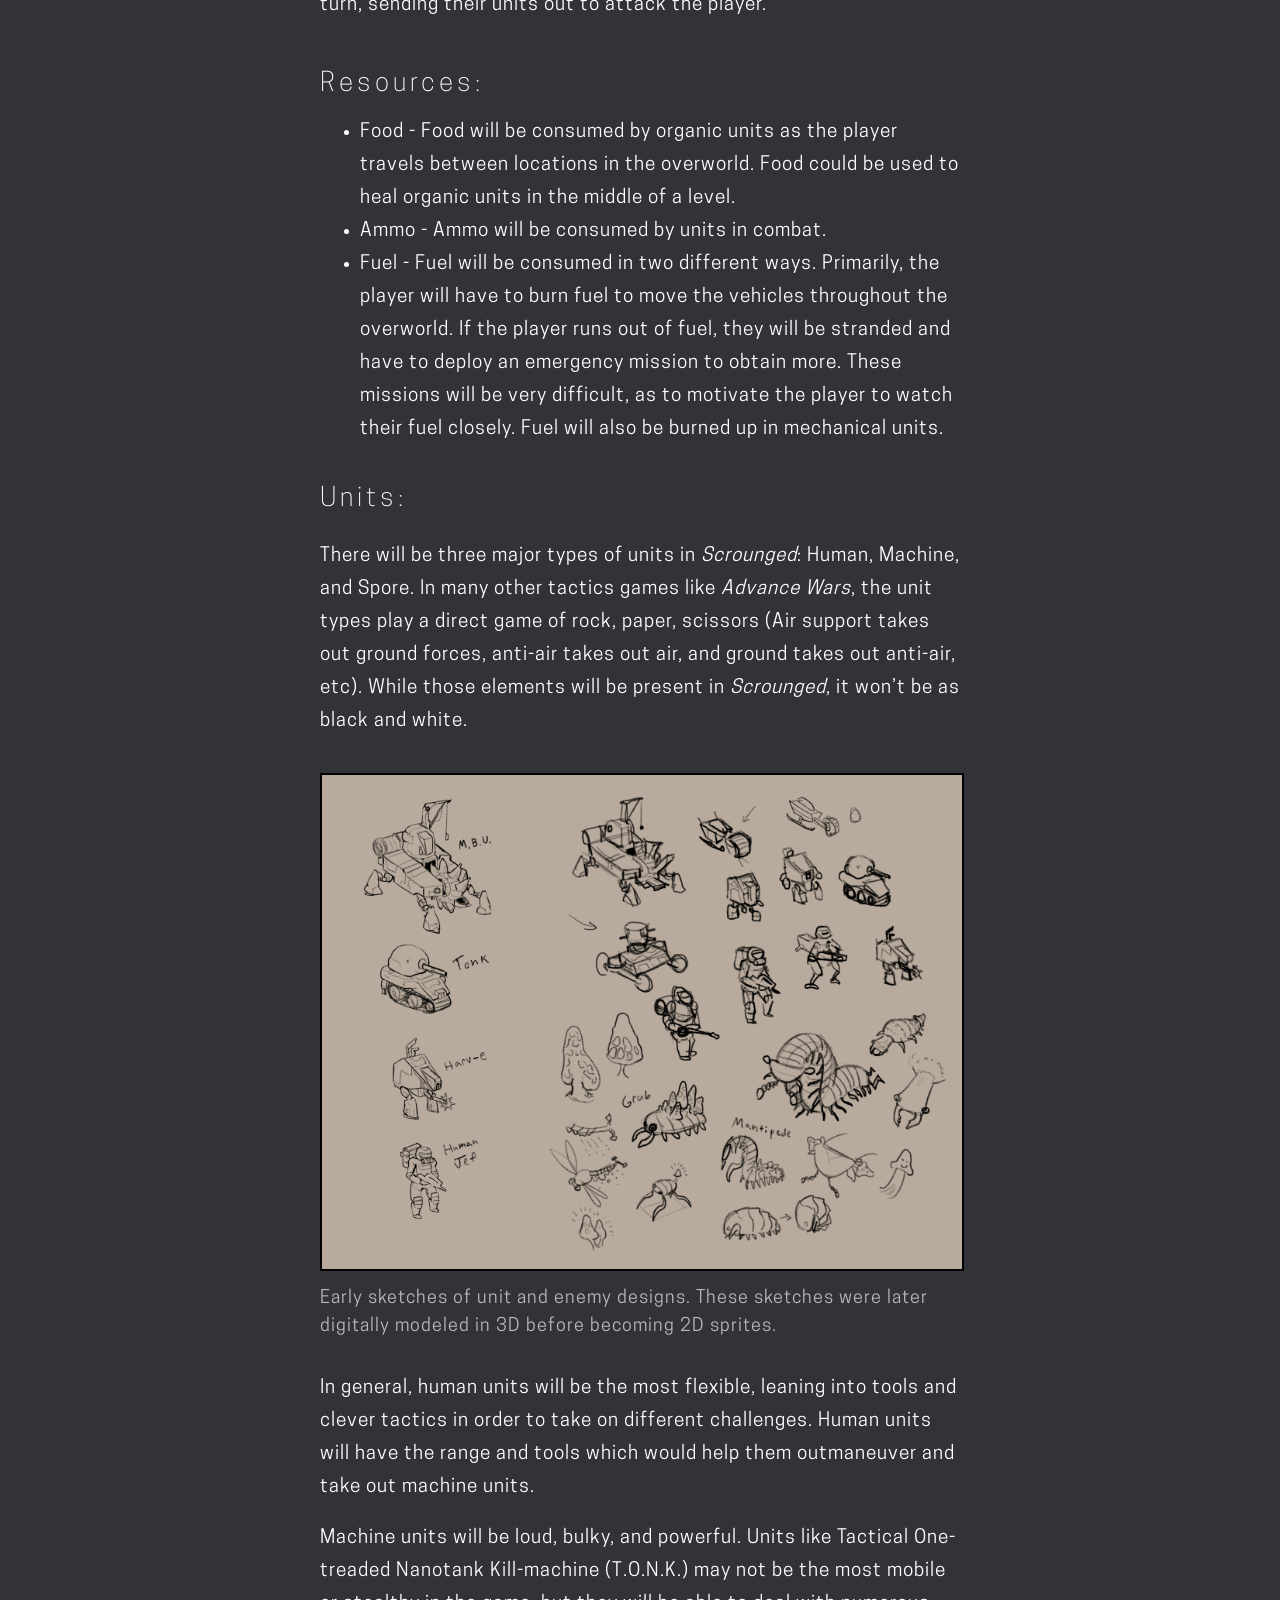
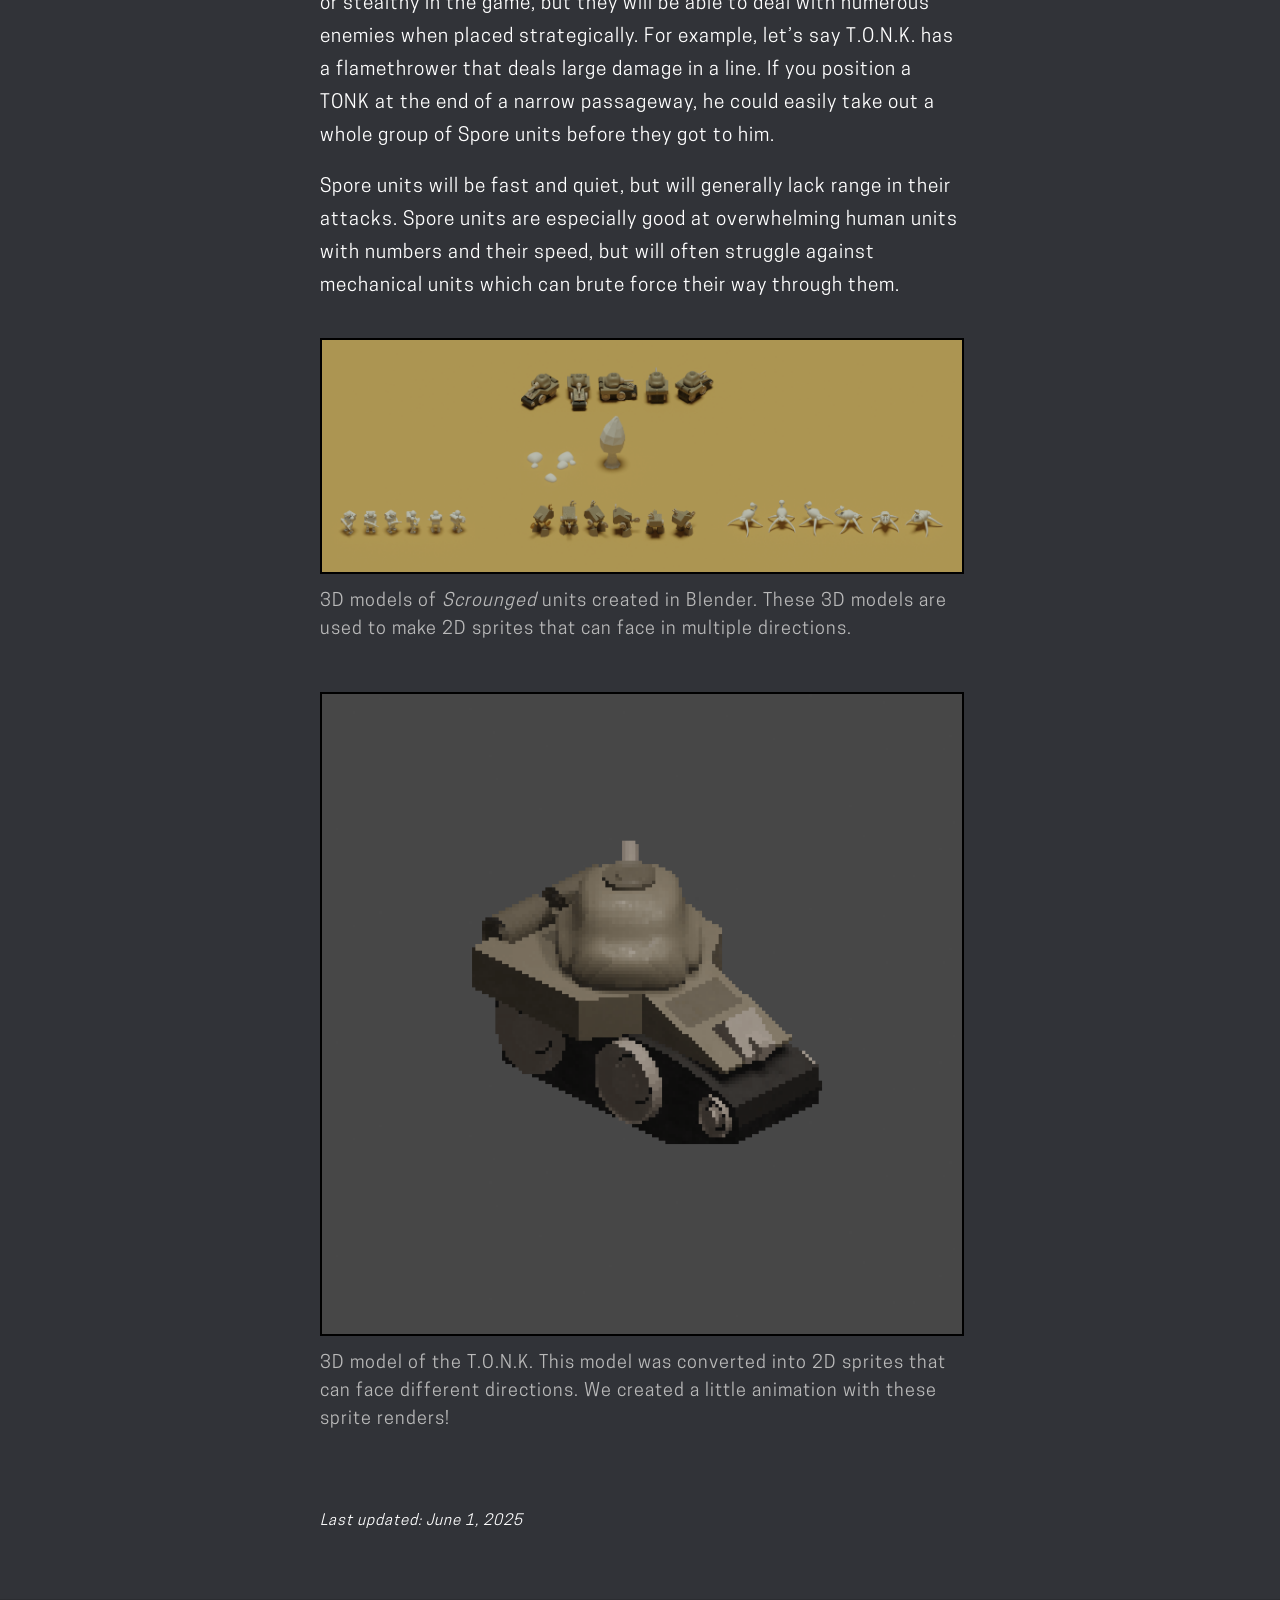
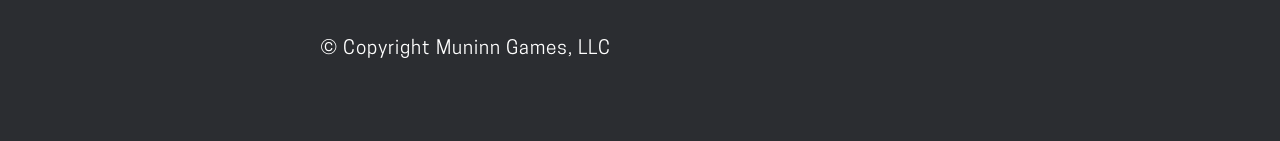
<file: our-games/scrounged.html>
<html>

    <heading>
        <title>Munnin Games</title>
        <link rel="stylesheet" type="text/css" href="../stylesheet.css">
        <meta charset="utf-8">
    <heading>

    <body>
        <main>
            <nav>
                <div class="nav_muninn-logo">
                    <img style="width:90px;" src="../img/logos/Muninn_White_2019.png" class="no-border">
                </div>

                <div class="nav_logomark">
                    <a href="#">MUNINN GAMES STUDIO</a>
                </div>

                <div class="nav_links">
                    <a href="../index.html">HOME</a>
                    <a href="../games.html">GAMES</a>
                    <a href="../about.html">ABOUT</a>
                    <a href="../contact.html">CONTACT</a>
                </div>
            </nav>

            <!-- END OF NEVIGATION -->

            <section>
                <h1>SCROUNGED</h1>
                <p><i>Scrounged</i> takes place in an alternate timeline on Earth, 50 years after the rise of an environmental apocalypse. A foreign fungal-like species called "Thanospora" or “Death’s Dust”, rapidly infects populations and consumes all organic matter across the world—permanently altering Earth, destroying civilizations, and killing billions. Only scattered groups of humans survived, all of whom attempt to adapt to their new world by scrounging equipment, terraforming land, looting ruins, and fighting their way through infected creatures and hazardous fungal environments.</p>

                <div class="center-box">
                    <img src="../img/games/scrounged/scrounged_map-tiles.jpg">
                    <figcaption>Early 2D sprites and ground tiles.</figcaption>
                </div>
            </section>

            <section>
                <h2>Combat:</h2>
                <p>During combat, the game will alternate between two phases: the planning phase and the action phase. During the planning phase, the player will be able to see what actions their enemies plan on doing, and are able to give their units orders based on that knowledge. In the action phase, all units, both player and enemy, will start moving and performing actions given during the planning phase.</p>
                
                <p>However this two phase system is not yet set in stone. Another option we may incorporate is to have a two timed turns for both the player and the enemy opponent. During the player’s turn, they will still be able to see what the enemy plans on doing, but now they are timed as they figure out the best strategy for carrying out actions. The player can pause to take time to think—but their units only have so much time to complete the desired actions. Once that time limit is reached, the enemy turn will begin and work similarly to the player’s turn, sending their units out to attack the player.</p>

                <div class="spacer"></div> <!-- adds space between elements -->
                    
                <h2>Resources:</h2>
                <ul>
                    <li><b>Food</b> - Food will be consumed by organic units as the player travels between locations in the overworld. Food could be used to heal organic units in the middle of a level.</li>
                    <li><b>Ammo</b> - Ammo will be consumed by units in combat.
                    <li><b>Fuel</b> - Fuel will be consumed in two different ways. Primarily, the player will have to burn fuel to move the vehicles throughout the overworld. If the player runs out of fuel, they will be stranded and have to deploy an emergency mission to obtain more. These missions will be very difficult, as to motivate the player to watch their fuel closely. Fuel will also be burned up in mechanical units.
                        
                </ul>

                <div class="spacer"></div> <!-- adds space between elements -->

                <h2>Units:</h2>
                <p>There will be three major types of units in <i>Scrounged</i>: Human, Machine, and Spore. In many other tactics games like <i>Advance Wars</i>, the unit types play a direct game of rock, paper, scissors (Air support takes out ground forces, anti-air takes out air, and ground takes out anti-air, etc). While those elements will be present in <i>Scrounged</i>, it won’t be as black and white.</p>

                <div class="center-box">
                    <img src="../img/games/scrounged/scrounged_concept-sketches.jpg">
                    <figcaption>Early sketches of unit and enemy designs. These sketches were later digitally modeled in 3D before becoming 2D sprites.</figcaption>
                </div>
                              
                <p>In general, human units will be the most flexible, leaning into tools and clever tactics in order to take on different challenges. Human units will have the range and tools which would help them outmaneuver and take out machine units.</p>

                <p>Machine units will be loud, bulky, and powerful. Units like Tactical One-treaded Nanotank Kill-machine (T.O.N.K.) may not be the most mobile or stealthy in the game, but they will be able to deal with numerous enemies when placed strategically. For example, let’s say T.O.N.K. has a flamethrower that deals large damage in a line. If you position a TONK at the end of a narrow passageway, he could easily take out a whole group of Spore units before they got to him.</p>

                <p>Spore units will be fast and quiet, but will generally lack range in their attacks. Spore units are especially good at overwhelming human units with numbers and their speed, but will often struggle against mechanical units which can brute force their way through them.</p>

                <div class="center-box">
                    <img src="../img/games/scrounged/scrounged_3D-models.png">
                    <figcaption>3D models of <i>Scrounged</i> units created in Blender. These 3D models are used to make 2D sprites that can face in multiple directions.</figcaption>
                </div>

                <div class="center-box">
                    <img src="../img/games/scrounged/tonk-animation-test.gif">
                    <figcaption>3D model of the T.O.N.K. This model was converted into 2D sprites that can face different directions. We created a little animation with these sprite renders!</figcaption>
                </div>

            </section>

            <p class="update"><i>Last updated: June 1, 2025</i></p>
        </main>

    </body>

    <footer>
        <section>
            <p>© Copyright Muninn Games, LLC</p>
        <section>
    </footer>




</html>
</file>
<file: stylesheet.css>
*{
    margin: 0 0;
}

/* --- NAV CONTENT --- */

nav {
    display: flex;
    grid-template-columns: 1fr;
    margin-bottom: 110px;
}

    nav a {
        font-size: 17px;
        color: #ffffff;
        font-family: coop-reg;
        letter-spacing: 2px;
        text-decoration: none;
    }

    .nav_links {
        text-align: right;
        word-spacing: 24px;
        width: 100%;
    }

        .nav_links a:hover {
            opacity: 45%;
            transition: .3s;
        }

        .nav_links-here {
            opacity: 45%;
            text-decoration: underline;
            text-decoration-thickness: 2px;
            text-underline-offset: 7px;
        }

    .nav_logomark {
        font-size: 17px;
        color: #ffffff;
        font-family: coop-reg;
        letter-spacing: 2px;
        text-decoration: none;
        display: inline-block;
        margin-left: 24px;
        width: 100%;
    }
    
        .nav_logomark a {
            text-align: left;
            word-spacing: 2px;
        }

    .nav_muninn-logo {
        text-align: left;
        border: none;
        width: 92px;
        height: 92px;
        margin-top: -64px;
        display: flexbox;
    }

/* --- WEB BODY CONTENT --- */

    body {
        margin: 0px;
        background-color: #313338;
    }

        main {
            margin: 4% 25%;
            background-color: #313338;
        }
    
    section {
        margin-bottom: 40px;
    }

    hr {
        background-color: #2B2D31;
        color: #2B2D31;
        border: 2px solid;
        margin-bottom: 42px;
    }

    .spacer {
        height: 36px; /* Use this tag to add space between elements. */
    }

    img {
        width: 100%;
        margin: 26px 0px 8px 0px;
        border: 2px solid #000000;
    }

        .no-border {
            width: 680px;
            margin: 28px 0px 18px 0px;
            border: none;
        }

        .no-class {
            margin: 0px;
            border: 2px solid #000000;
            border: none;
            padding: 4px;
        }
    
    .center-box {
        text-align: center;
    }
    
    footer {
        padding: 2% 25%;
    }
    
    
/* divs and grids */

    .grid-games {
        margin-top: 28px;
        display: flexbox;
    }

        .grid-games a:hover {
            opacity: 35%;
            transition: .45s;
        }
    
    .grid-games-02 {
        margin-top: 28px;
        column-gap: 14px;
        row-gap: 14px;
        display: grid;
        text-align: center;
        grid-template-columns: 1fr 1fr;
    }

    .grid-games-02 a:hover {
        opacity: 35%;
        transition: .3s;
    }

        .grid-games-02 h2 {
            font-size: 24px;
            color: #ffffff;
            font-family: coop-l;
            letter-spacing: 6px;
            margin-top: 4px;
            margin-bottom: 4px;
        }

        .grid-games-02 p {
            font-size: 16px;
            color: #ffffff;
            font-family: coop-reg;
            letter-spacing: 1px;
            line-height: 28px;
        }

        .grid-games-02 a {
            text-decoration: none;
        }

        .game-box {
            width: 400px;
            text-align: center;
            padding: 4px 30px 20px 30px;
            background-color: #44454d;
        }

        .game-box img {
            border: none;
        }

    .grid-character {
        display: grid;
        grid-template-columns: 35% 66%;
        width: 100%;
    }
    
        .grid-character_box {
            width: auto;
            margin-top: 26px;
        }

        .grid-character_box img {
            width: 100%;
            border: none;
            margin: 0px;
        }

        .grid-character_box h3 {
            font-size: 26px;
            color: #ffffff;
            font-family: coop-l;
            letter-spacing: 4px;
            margin-top: 0px;
            padding-left: 35px;
        }

        .grid-character_box p {
            font-size: 19px;
            color: #ffffff;
            font-family: coop-reg;
            letter-spacing: 1px;
            line-height: 33px;
            padding-left: 35px;
        }

/* font design */

    h1 {
        font-size: 48px;
        color: #ffffff;
        font-family: coop-l;
        letter-spacing: 4px;
        margin-bottom: 10px;
        text-align: center;
    }

    h2 {
        font-size: 26px;
        color: #ffffff;
        font-family: coop-l;
        letter-spacing: 4px;
        margin-top: 0px;
        margin-bottom: 14px;
    }

    p {
        font-size: 19px;
        color: #ffffff;
        font-family: coop-reg;
        letter-spacing: 1px;
        line-height: 33px;
        padding: 9px 0px;
    }

        ul {
            text-decoration: none;
            margin-top: 9px;
        }

        li {
            font-size: 19px;
            color: #ffffff;
            font-family: coop-reg;
            letter-spacing: 1px;
            line-height: 33px;
        }
    
    figcaption {
        text-align: left;
        font-size: 18px;
        color: #b9b9b9;
        font-family: coop-reg;
        letter-spacing: 1px;
        line-height: 28px;
        padding: 6px 0px 22px 0px;
    }
    
    .update { /* used for the font at the end of articles designated the date */
        font-size: 15px;
        color: #ffffff;
        font-family: coop-reg;
        letter-spacing: 1px;
        line-height: 33px;
        padding: 9px 0px;
    }


/* font family */

    @font-face {
        src: url(font/CooperHewitt-Light.otf);
        font-family: coop-l;
    }

    @font-face {
        src: url(font/CooperHewitt-Book.otf);
        font-family: coop-reg;
    }

    @font-face {
        src: url(font/CooperHewitt-Medium.otf);
        font-family: coop-med;
    }

    @font-face {
        src: url(font/CooperHewitt-Bold.otf);
        font-family: coop-b;
    }

/* --- FOOTER --- */

footer {
    margin: none;
    background-color: #2B2D31;

    font-size: 16px;
    color: #ffffff;
    font-family: coop-reg;
}
</file>
